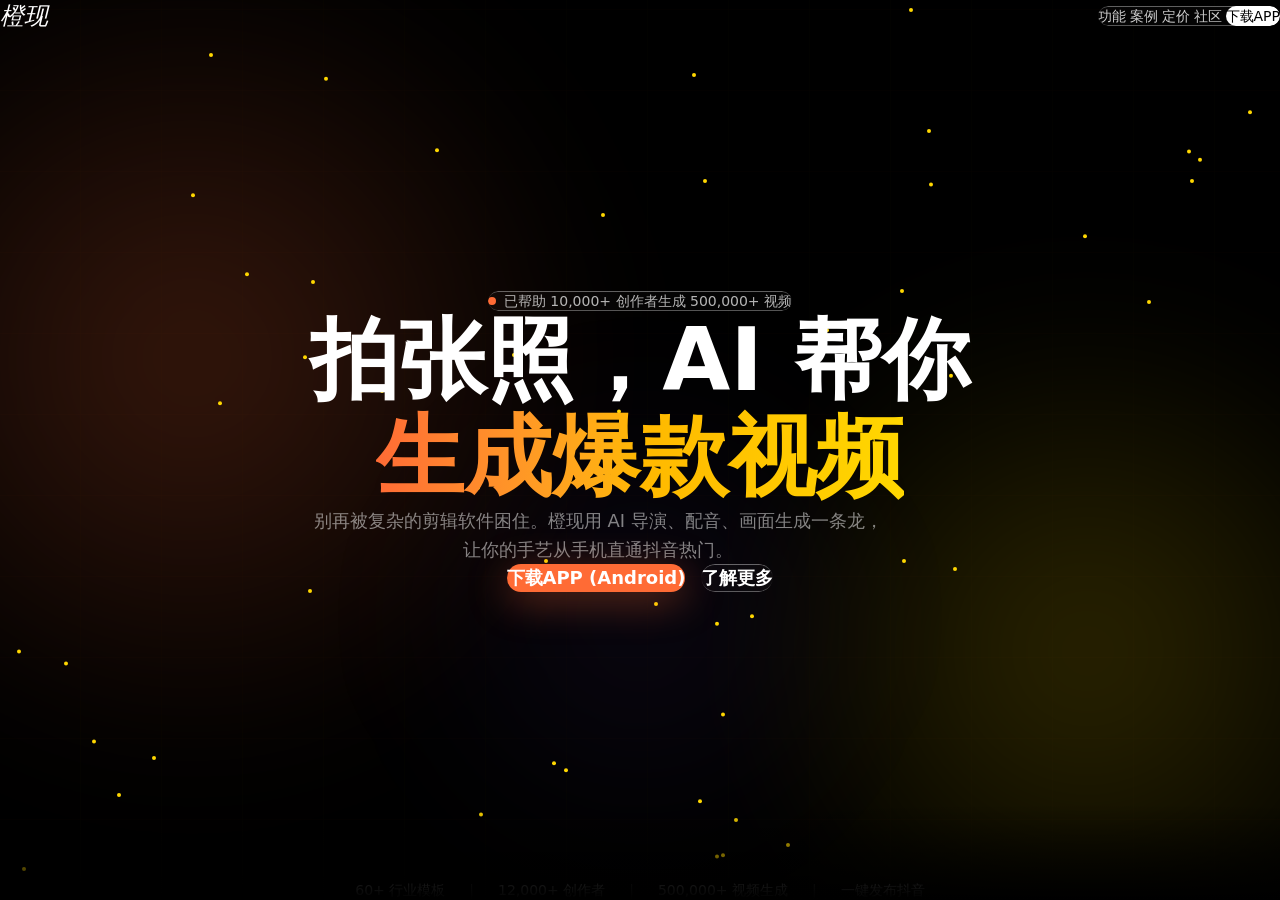
<file: index.html>
<!doctype html>
<html lang="zh-CN">
  <head>
    <meta charset="UTF-8" />
    <meta name="viewport" content="width=device-width, initial-scale=1.0, maximum-scale=1.0, user-scalable=no" />
    <title>橙现 — 拍张照，AI帮你生成爆款视频</title>
    <meta name="description" content="拍张照+录句话→AI自动生成爆款视频。从手机到抖音，一步都不用多走。" />
    <script type="module" crossorigin src="/assets/index-DAN-Uns0.js"></script>
    <link rel="stylesheet" crossorigin href="/assets/index-BzjfJZVO.css">
  </head>
  <body class="bg-black text-white">
    <div id="root"></div>
  </body>
</html>
</file>
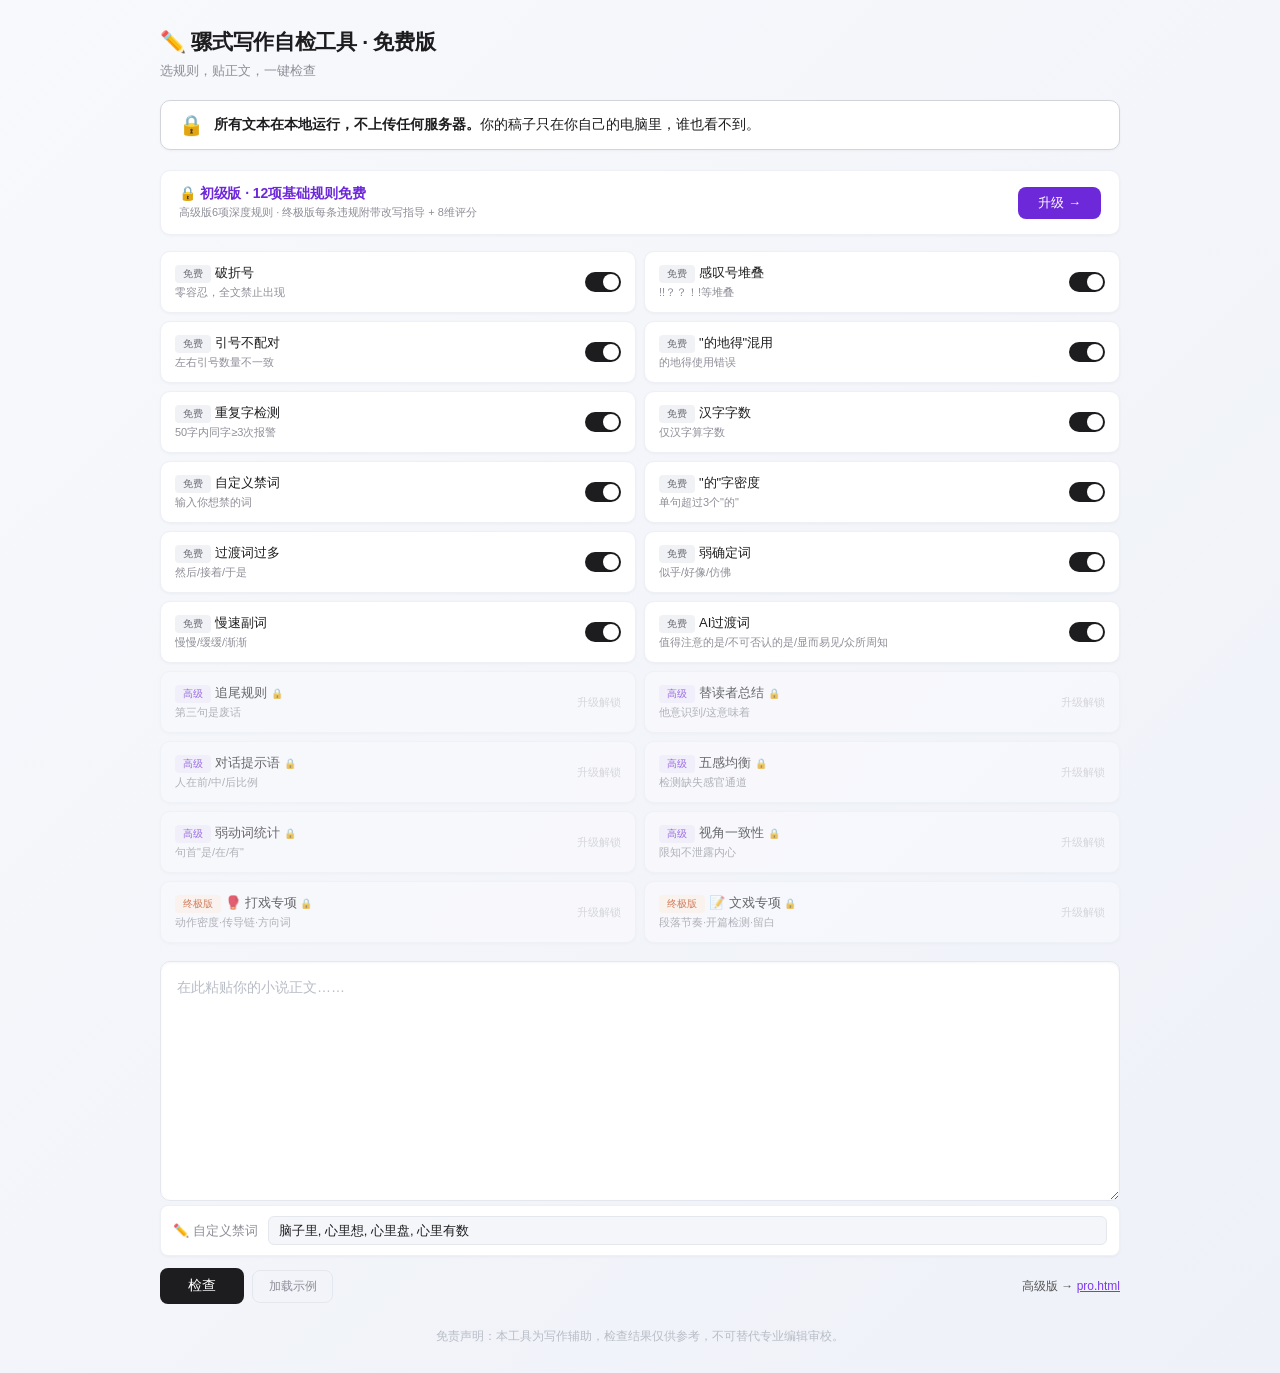
<file: free.html>
<!DOCTYPE html>
<html lang="zh-CN">
<head>
<meta charset="UTF-8">
<meta name="viewport" content="width=device-width, initial-scale=1.0, maximum-scale=1.0, user-scalable=no">
<title>骡式写作自检工具 · 免费版</title>
<style>
*{margin:0;padding:0;box-sizing:border-box}
body{font-family:-apple-system,'Microsoft YaHei',sans-serif;background:linear-gradient(135deg,#f8f9fc 0%,#eef1f8 100%);color:#1d1d1f;padding:28px;min-height:100vh}
h1{font-size:21px;color:#1d1d1f;font-weight:600;letter-spacing:-.3px}
.sub{color:#8e8e98;font-size:13px;margin:6px 0 20px}
.container{max-width:960px;margin:0 auto}
.rule-pool{display:grid;grid-template-columns:1fr 1fr;gap:8px;margin-bottom:18px}
.rule-item{background:#fff;border-radius:10px;padding:12px 14px;display:flex;align-items:center;justify-content:space-between;border:1px solid #edf0f5;transition:all .2s;box-shadow:0 1px 3px rgba(0,0,0,.04)}
.rule-item:hover{border-color:#d4d9e3;box-shadow:0 2px 8px rgba(0,0,0,.06);transform:translateY(-1px)}
.rule-item .info{flex:1}
.rule-item .name{font-size:13px;color:#1d1d1f;font-weight:500}
.rule-item .desc{font-size:11px;color:#8e8e98;margin-top:2px}
.switch{position:relative;width:36px;height:20px;flex-shrink:0}
.switch input{opacity:0;width:0;height:0}
.switch .slider{position:absolute;cursor:pointer;inset:0;background:#d4d9e3;border-radius:20px;transition:.25s}
.switch .slider::before{content:'';position:absolute;height:16px;width:16px;left:2px;bottom:2px;background:#fff;border-radius:50%;transition:.25s;box-shadow:0 1px 3px rgba(0,0,0,.15)}
.switch input:checked+.slider{background:#1d1d1f}
.switch input:checked+.slider::before{transform:translateX(16px)}
textarea{width:100%;height:240px;background:#fff;color:#1d1d1f;border:1px solid #e4e8ee;border-radius:10px;padding:14px 16px;font-size:14px;line-height:1.7;font-family:inherit;resize:vertical;transition:border-color .25s;box-shadow:inset 0 1px 3px rgba(0,0,0,.04)}
textarea:focus{outline:none;border-color:#1d1d1f;box-shadow:inset 0 1px 3px rgba(0,0,0,.04),0 0 0 3px rgba(0,0,0,.06)}
textarea::placeholder{color:#b8bcc6}
.toolbar{display:flex;gap:8px;align-items:center;flex-wrap:wrap;margin:12px 0}
.btn{background:#1d1d1f;color:#fff;border:none;padding:9px 28px;border-radius:8px;font-size:14px;cursor:pointer;transition:all .2s;font-weight:500;letter-spacing:-.1px}
.btn:hover{background:#2d2d2f;transform:translateY(-1px);box-shadow:0 4px 12px rgba(0,0,0,.15)}
.btn:active{transform:translateY(0);box-shadow:0 1px 3px rgba(0,0,0,.1)}
.btn-sm{padding:7px 16px;font-size:12px}
.btn-ghost{background:transparent;border:1px solid #e4e8ee;color:#8e8e98}
.btn-ghost:hover{background:#fff;border-color:#d4d9e3;color:#1d1d1f}
.results{margin-top:24px}
.section{background:#fff;border-radius:10px;padding:16px 18px;margin-bottom:10px;border:1px solid #edf0f5;box-shadow:0 1px 3px rgba(0,0,0,.04)}
.section h3{font-size:13px;margin-bottom:10px;color:#1d1d1f;display:flex;align-items:center;gap:6px;font-weight:600;letter-spacing:-.1px}
.pass{color:#30d158}
.fail{color:#ff453a}
.warn{color:#ff9f0a}
.counter{font-size:12px;color:#8e8e98;line-height:1.5}
.item{padding:5px 0;border-bottom:1px solid #f4f5f8;font-size:12px;display:flex;gap:6px;align-items:baseline}
.item:last-child{border:0}
.line-num{color:#c7c7cc;font-size:11px;min-width:28px;font-variant-numeric:tabular-nums}
.ctx{color:#8e8e98;word-break:break-all}
.upgrade-bar{background:#fff;border:1px solid #edf0f5;border-radius:10px;padding:14px 18px;display:flex;justify-content:space-between;align-items:center;flex-wrap:wrap;gap:10px;margin-bottom:16px;box-shadow:0 1px 3px rgba(0,0,0,.04);transition:all .2s}
.upgrade-bar:hover{border-color:#d4d9e3;box-shadow:0 2px 8px rgba(0,0,0,.06)}
.upgrade-bar .left .title{font-size:14px;color:#6d28d9;font-weight:600;letter-spacing:-.1px}
.upgrade-bar .left .hint{font-size:11px;color:#8e8e98;margin-top:2px}
.upgrade-bar .right{flex-shrink:0}
.upgrade-bar .ubtn{background:#6d28d9;color:#fff;border:none;padding:7px 20px;border-radius:8px;font-size:13px;cursor:pointer;text-decoration:none;display:inline-block;transition:all .2s;font-weight:500}
.upgrade-bar .ubtn:hover{transform:translateY(-1px);box-shadow:0 4px 12px rgba(109,40,217,.3)}
.footer{margin-top:24px;text-align:center;color:#b8bcc6;font-size:12px}
.priority{display:inline-block;font-size:10px;padding:2px 8px;border-radius:4px;margin-right:4px;font-weight:500}
.pri-free{background:#f1f2f6;color:#6e6e78}
.pri-deep{background:#f0ecfa;color:#6d28d9}
.pri-vip{background:#fef1e8;color:#c2410c}
.rule-item.locked{opacity:.65;background:#fafafe;cursor:default}
.rule-item.locked:hover{border-color:#edf0f5;transform:none;box-shadow:0 1px 3px rgba(0,0,0,.04)}
/* ===== 响应式：手机适配 ===== */
@media(max-width:640px){
  body{padding:14px}
  h1{font-size:18px}
  .sub{font-size:12px;margin-bottom:14px}
  .rule-pool{grid-template-columns:1fr}
  .rule-item{padding:10px 12px}
  .rule-item .name{font-size:12px}
  .rule-item .desc{font-size:10px}
  textarea{height:180px;padding:12px 14px;font-size:15px}
  textarea::placeholder{font-size:13px}
  .toolbar{gap:6px;margin:10px 0}
  .toolbar .btn{flex:1;text-align:center;padding:11px 12px;font-size:14px;min-height:44px}
  .toolbar .btn-sm{flex:0;padding:11px 14px;font-size:13px;min-height:44px}
  .toolbar span{width:100%;text-align:center;margin:6px 0 0 !important}
  .section{padding:12px 14px}
  .section h3{font-size:12px}
  .item{font-size:11px}
  .counter{font-size:11px}
  .upgrade-bar{padding:12px 14px}
  .upgrade-bar .left .title{font-size:13px}
  .upgrade-bar .left .hint{font-size:10px}
  .upgrade-bar .ubtn{padding:9px 18px;font-size:13px;min-height:40px}
  .footer{font-size:11px;margin-top:18px}
}
</style>
</head>
<body>
<div class="container">
<h1>✏️ 骡式写作自检工具 · 免费版</h1>
<p class="sub">选规则，贴正文，一键检查</p>

<div style="background:#fff;border:1px solid #d1d5db;border-radius:10px;padding:12px 18px;margin-bottom:20px;display:flex;align-items:center;gap:10px;font-size:14px;box-shadow:0 1px 3px rgba(0,0,0,.04)">
  <span style="font-size:20px">🔒</span>
  <span><strong>所有文本在本地运行，不上传任何服务器。</strong>你的稿子只在你自己的电脑里，谁也看不到。</span>
</div>

<div class="upgrade-bar">
  <div class="left">
    <div class="title">🔒 初级版 · 12项基础规则免费</div>
    <div class="hint">高级版6项深度规则 · 终极版每条违规附带改写指导 + 8维评分</div>
  </div>
  <div class="right">
    <a class="ubtn" href="shop.html">升级 →</a>
  </div>
</div>

<div class="rule-pool" id="rulePool"></div>

<textarea id="input" placeholder="在此粘贴你的小说正文……"></textarea>

<div class="toolbar">
  <button class="btn" onclick="run()">检查</button>
  <button class="btn btn-sm btn-ghost" onclick="demo()">加载示例</button>
  <span style="font-size:12px;color:#555;margin-left:auto">高级版 → <a href="pro.html" style="color:#7c3aed">pro.html</a></span>
</div>

<div class="results" id="results" style="display:none"></div>
<div class="footer">免责声明：本工具为写作辅助，检查结果仅供参考，不可替代专业编辑审校。</div>
</div>

<script>
var rules=[
  {id:'dash',n:'破折号',d:'零容忍，全文禁止出现',l:'free'},
  {id:'excl',n:'感叹号堆叠',d:'!!？？！!等堆叠',l:'free'},
  {id:'quote',n:'引号不配对',d:'左右引号数量不一致',l:'free'},
  {id:'dedede',n:'"的地得"混用',d:'的地得使用错误',l:'free'},
  {id:'repeatchar',n:'重复字检测',d:'50字内同字≥3次报警',l:'free'},
  {id:'wc',n:'汉字字数',d:'仅汉字算字数',l:'free'},
  {id:'custom',n:'自定义禁词',d:'输入你想禁的词',l:'free'},
  {id:'de',n:'"的"字密度',d:'单句超过3个"的"',l:'free'},
  {id:'ranhou',n:'过渡词过多',d:'然后/接着/于是',l:'free'},
  {id:'haoxiang',n:'弱确定词',d:'似乎/好像/仿佛',l:'free'},
  {id:'manman',n:'慢速副词',d:'慢慢/缓缓/渐渐',l:'free'},
  {id:'aiwords',n:'AI过渡词',d:'值得注意的是/不可否认的是/显而易见/众所周知',l:'free'},
  {id:'tail',n:'追尾规则',d:'第三句是废话',l:'deep'},
  {id:'summary',n:'替读者总结',d:'他意识到/这意味着',l:'deep'},
  {id:'dialogue',n:'对话提示语',d:'人在前/中/后比例',l:'deep'},
  {id:'senses',n:'五感均衡',d:'检测缺失感官通道',l:'deep'},
  {id:'weakverb',n:'弱动词统计',d:'句首"是/在/有"',l:'deep'},
  {id:'pov',n:'视角一致性',d:'限知不泄露内心',l:'deep'},
  {id:'fight',n:'🥊 打戏专项',d:'动作密度·传导链·方向词',l:'vip'},
  {id:'write',n:'📝 文戏专项',d:'段落节奏·开篇检测·留白',l:'vip'},
];
var lbs={free:'<span class="priority pri-free">免费</span>',deep:'<span class="priority pri-deep">高级</span>',vip:'<span class="priority pri-vip">终极版</span>'};
var tips={
  dash:'成熟的网文写手不会在正文里用破折号。换逗号或者句号，节奏反而更紧。',
  excl:'两个感叹号不会让情绪加倍。真正愤怒的人声音是压低的，不是提高的。沉默比喊叫更有重量。',
};

function render(){
  document.getElementById('rulePool').innerHTML=rules.map(function(r){var can=r.l==='free';return'<div class="rule-item'+(can?'':' locked')+'"><div class="info"><div class="name">'+lbs[r.l]+r.n+(can?'':' <span style="font-size:10px;color:#c7c7cc">🔒</span>')+'</div><div class="desc">'+r.d+'</div></div>'+(can?'<label class="switch"><input type="checkbox" id="chk_'+r.id+'" checked onchange="tg(\''+r.id+'\',this.checked)"><span class="slider"></span></label>':'<span style="font-size:11px;color:#c7c7cc">升级解锁</span>')+'</div>';}).join('');
}
function tg(id,ch){var r=rules.find(function(x){return x.id===id});if(r)r.enabled=ch}
function eh(s){return s.replace(/&/g,'&amp;').replace(/</g,'&lt;').replace(/>/g,'&gt;')}

function demo(){
  document.getElementById('input').value='## 第一章 · 示例\n\n沈森趴在一截断墙后面，呼吸压得极慢。他的手指在颤抖。他猛地听到身后传来一阵脚步声——不是一个人，是三个人的。他脑子里闪过一个念头：完了。\n\n他心里盘算着下一步该怎么办，像被什么东西拽住了一样。\n\n就在这时，一个人影冲了出来！！\n\n沈森意识到自己已经没有退路了。他握着那根铁管，心想这一下必须打中要害才行。那个动作不是攻击，是试探。';
  setTimeout(run,100);
}

function run(){
  var t=document.getElementById('input').value;
  if(!t.trim())return alert('请粘贴正文');
  if(t.length>3300)return alert('免费版每次最多检查3300字，当前 '+t.length+' 字');
  var d=new Date().toDateString(),sk='luo_free_check';
  var rec=JSON.parse(localStorage.getItem(sk)||'{}');
  if(rec.d!==d){rec.d=d;rec.n=0}
  if(rec.n>=3)return alert('😅 免费版每天只能检查3次，明天再来吧\n\n升级高级版/终极版不限次数 → shop.html');
  rec.n++;localStorage.setItem(sk,JSON.stringify(rec));
  var ls=t.split('\n'),el=document.getElementById('results');
  el.style.display='block';var html='';
  var en=rules.filter(function(r){return r.enabled}).map(function(r){return r.id});

  if(en.indexOf('dash')!==-1){
    var is=[];ls.forEach(function(l,i){var x=0;while((x=l.indexOf('——',x))!==-1){var s=Math.max(0,x-6),e=Math.min(l.length,x+10);is.push({l:i+1,c:(s>0?'…':'')+l.substring(s,e)+(e<l.length?'…':'')});x+=2}});
    html+='<div class="section"><h3>📏破折号（提醒） '+(is.length===0?'<span class="pass">✓</span>':'<span class="warn">⚠'+is.length+'处</span>')+'</h3>'+is.map(function(d){return '<div class="item"><span class="line-num">L'+d.l+'</span><span class="ctx">'+eh(d.c)+'</span></div>';}).join('')+(is.length?'<div class="counter" style="margin-top:6px;color:#fbbf24">💡 '+tips.dash+'</div>':'')+'</div>';
  }

  if(en.indexOf('excl')!==-1){
    var is=[];var re=/!!|\?\?|！{2,}|？{2,}/g;
    ls.forEach(function(l,i){var m;while((m=re.exec(l))!==null){var s=Math.max(0,m.index-4),e=Math.min(l.length,m.index+m[0].length+4);is.push({l:i+1,c:(s>0?'…':'')+l.substring(s,e)+(e<l.length?'…':'')})}});
    html+='<div class="section"><h3>📏感叹号（提醒） '+(is.length===0?'<span class="pass">✓</span>':'<span class="warn">⚠'+is.length+'处</span>')+'</h3>'+is.map(function(d){return '<div class="item"><span class="line-num">L'+d.l+'</span><span class="ctx">'+eh(d.c)+'</span></div>';}).join('')+(is.length?'<div class="counter" style="margin-top:6px;color:#fbbf24">💡 '+tips.excl+'</div>':'')+'</div>';
  }

  if(en.indexOf('quote')!==-1){var lq=(t.match(/[\"「『]/g)||[]).length,rq=(t.match(/[\"」』]/g)||[]).length;var d=Math.abs(lq-rq);html+='<div class="section"><h3>📏引号（提醒）</h3><div class="counter">左引号 '+lq+' · 右引号 '+rq+(d>0?' <span class="warn">⚠ 差 '+d+'</span>':' <span class="pass">✓ 配对</span>')+'</div></div>';}

  if(en.indexOf('repeatchar')!==-1){
    var rc=t.match(/[一-鿿]/g)||[];var is=[];
    for(var i=0;i<rc.length-50;i++){var sl=rc.slice(i,i+50),f={};sl.forEach(function(c){f[c]=(f[c]||0)+1});Object.keys(f).forEach(function(c){if(f[c]>=3&&!is.some(function(x){return x.c===c&&Math.abs(x.i-i)<30}))is.push({c:c,count:f[c],i:i})})};
    html+='<div class="section"><h3>📏用字重复</h3><div class="counter">共'+is.length+'种字符高频重复</div>'+is.slice(0,8).map(function(d){return '<div class="item"><span style="color:#fbbf24">【'+d.c+'×'+d.count+'】</span><span class="ctx">附近50字内出现'+d.count+'次</span></div>';}).join('')+'</div>';
  }

  if(en.indexOf('wc')!==-1){
    var han=(t.match(/[一-鿿]/g)||[]).length;
    html+='<div class="section"><h3>📏汉字字数</h3><div class="counter">'+han+'字</div></div>';
  }

  if(en.indexOf('custom')!==-1){
    var raw=document.getElementById('cst')?document.getElementById('cst').value.trim():'';
    if(raw){var ws=raw.split(/[,，、\s]+/).filter(function(w){return w});if(ws.length>0){var is=[];
      ls.forEach(function(l,i){ws.forEach(function(w){var x=0;while((x=l.indexOf(w,x))!==-1){var s=Math.max(0,x-4),e=Math.min(l.length,x+w.length+4);is.push({l:i+1,w:w,c:(s>0?'…':'')+l.substring(s,e)+(e<l.length?'…':'')});x+=w.length}})});
      html+='<div class="section"><h3>📏自定义禁词 '+(is.length===0?'<span class="pass">✓未出现</span>':'<span class="warn">⚠'+is.length+'处</span>')+'</h3>'+is.slice(0,8).map(function(d){return '<div class="item"><span class="line-num">L'+d.l+'</span><span style="color:#fbbf24">【'+d.w+'】</span><span class="ctx">'+eh(d.c)+'</span></div>';}).join('')+'</div>';
    }}
  }

  el.innerHTML=html;
  var te=0;el.innerHTML+='<div class="section" style="border-left:4px solid '+(te===0?'#4ade80':'#e94560')+'"><h3>📊 检查完成</h3><div class="counter">共发现<strong>'+te+'</strong>处问题</div></div>';el.scrollIntoView({behavior:'smooth',block:'start'});
}

(function(){var tb=document.querySelector('.toolbar');var d=document.createElement('div');d.style.cssText='width:100%;background:#fff;border:1px solid #edf0f5;border-radius:8px;padding:10px 12px;display:flex;align-items:center;gap:10px;margin-bottom:10px;box-shadow:0 1px 3px rgba(0,0,0,.04)';d.innerHTML='<span style="font-size:13px;color:#8e8e98">✏️ 自定义禁词</span><input type="text" id="cst" value="脑子里, 心里想, 心里盘, 心里有数" placeholder="用逗号隔开" style="flex:1;min-width:120px;background:#f5f6f9;border:1px solid #e4e8ee;border-radius:6px;padding:6px 10px;color:#1d1d1f;font-size:13px">';document.querySelector('.toolbar').before(d)})();

rules.forEach(function(r){r.enabled=true});
render();
</script>
</body>
</html>
</file>
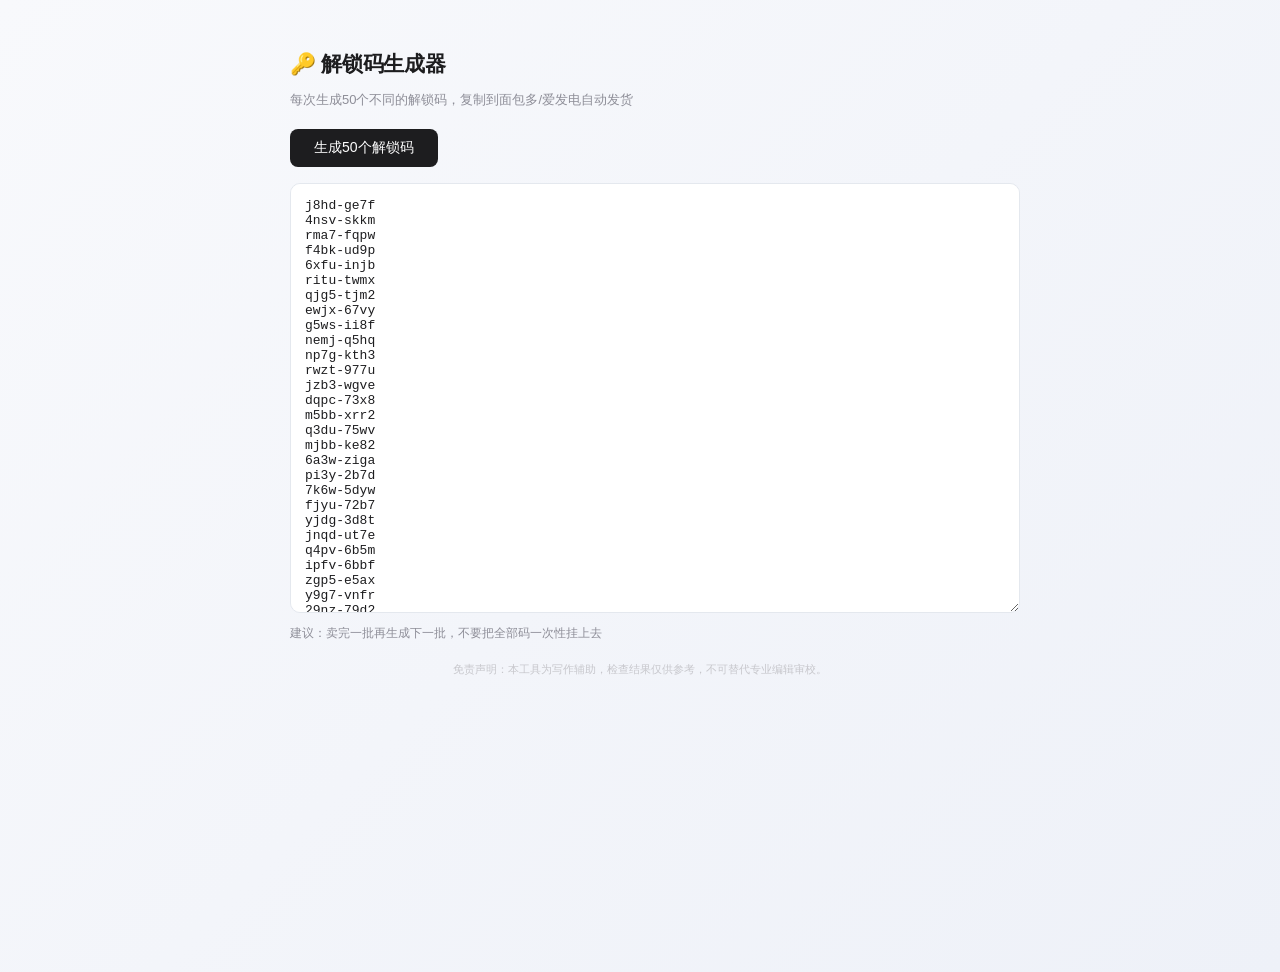
<file: generator.html>
<!DOCTYPE html>
<html lang="zh-CN">
<head>
<meta charset="UTF-8">
<meta name="viewport" content="width=device-width, initial-scale=1.0, maximum-scale=1.0, user-scalable=no">
<title>解锁码生成器</title>
<style>
body{font-family:Inter,'Microsoft YaHei',-apple-system,sans-serif;background:linear-gradient(135deg,#f8f9fc 0%,#eef1f8 100%);color:#1d1d1f;padding:28px;min-height:100vh}
.container{max-width:700px;margin:0 auto}
h1{font-size:21px;font-weight:600;letter-spacing:-.3px;margin-bottom:4px}
.sub{color:#8e8e98;font-size:13px;margin-bottom:20px}
.btn{background:#1d1d1f;color:#fff;border:none;padding:10px 24px;border-radius:8px;font-size:14px;cursor:pointer;transition:all .2s;font-weight:500}
.btn:hover{transform:translateY(-1px);box-shadow:0 4px 12px rgba(0,0,0,.15)}
textarea{width:100%;height:400px;background:#fff;color:#1d1d1f;border:1px solid #e4e8ee;border-radius:10px;padding:14px;font-size:13px;font-family:monospace;margin-top:16px;resize:vertical;transition:border-color .2s}
textarea:focus{outline:none;border-color:#1d1d1f;box-shadow:0 0 0 3px rgba(0,0,0,.06)}
.hint{font-size:12px;color:#8e8e98;margin-top:8px}
/* ===== 响应式：手机适配 ===== */
@media(max-width:640px){
  body{padding:14px}
  h1{font-size:18px}
  .sub{font-size:12px}
  .btn{width:100%;padding:11px;font-size:14px;min-height:44px}
  textarea{height:250px;font-size:12px;padding:10px}
  .hint{font-size:11px}
}
</style>
</head>
<body>
<div class="container">
<h1>🔑 解锁码生成器</h1>
<p class="sub">每次生成50个不同的解锁码，复制到面包多/爱发电自动发货</p>
<button class="btn" onclick="gen()">生成50个解锁码</button>
<textarea id="out" readonly placeholder="点击按钮生成解锁码……"></textarea>
<div class="hint">建议：卖完一批再生成下一批，不要把全部码一次性挂上去</div>
<div style="text-align:center;color:#c7c7cc;font-size:11px;margin-top:20px">免责声明：本工具为写作辅助，检查结果仅供参考，不可替代专业编辑审校。</div>
</div>
<script>
function gen(){const n=50,out=[],ch='abcdefghijkmnpqrstuvwxyz23456789';for(let i=0;i<n;i++){let s='';for(let j=0;j<7;j++)s+=ch[Math.floor(Math.random()*ch.length)];let sum=0;for(let j=0;j<7;j++)sum+=s.charCodeAt(j);s+=ch[sum%31];out.push(s.slice(0,4)+'-'+s.slice(4))}document.getElementById('out').value=out.join('\n')}
gen();
</script>
</body>
</html>
</file>
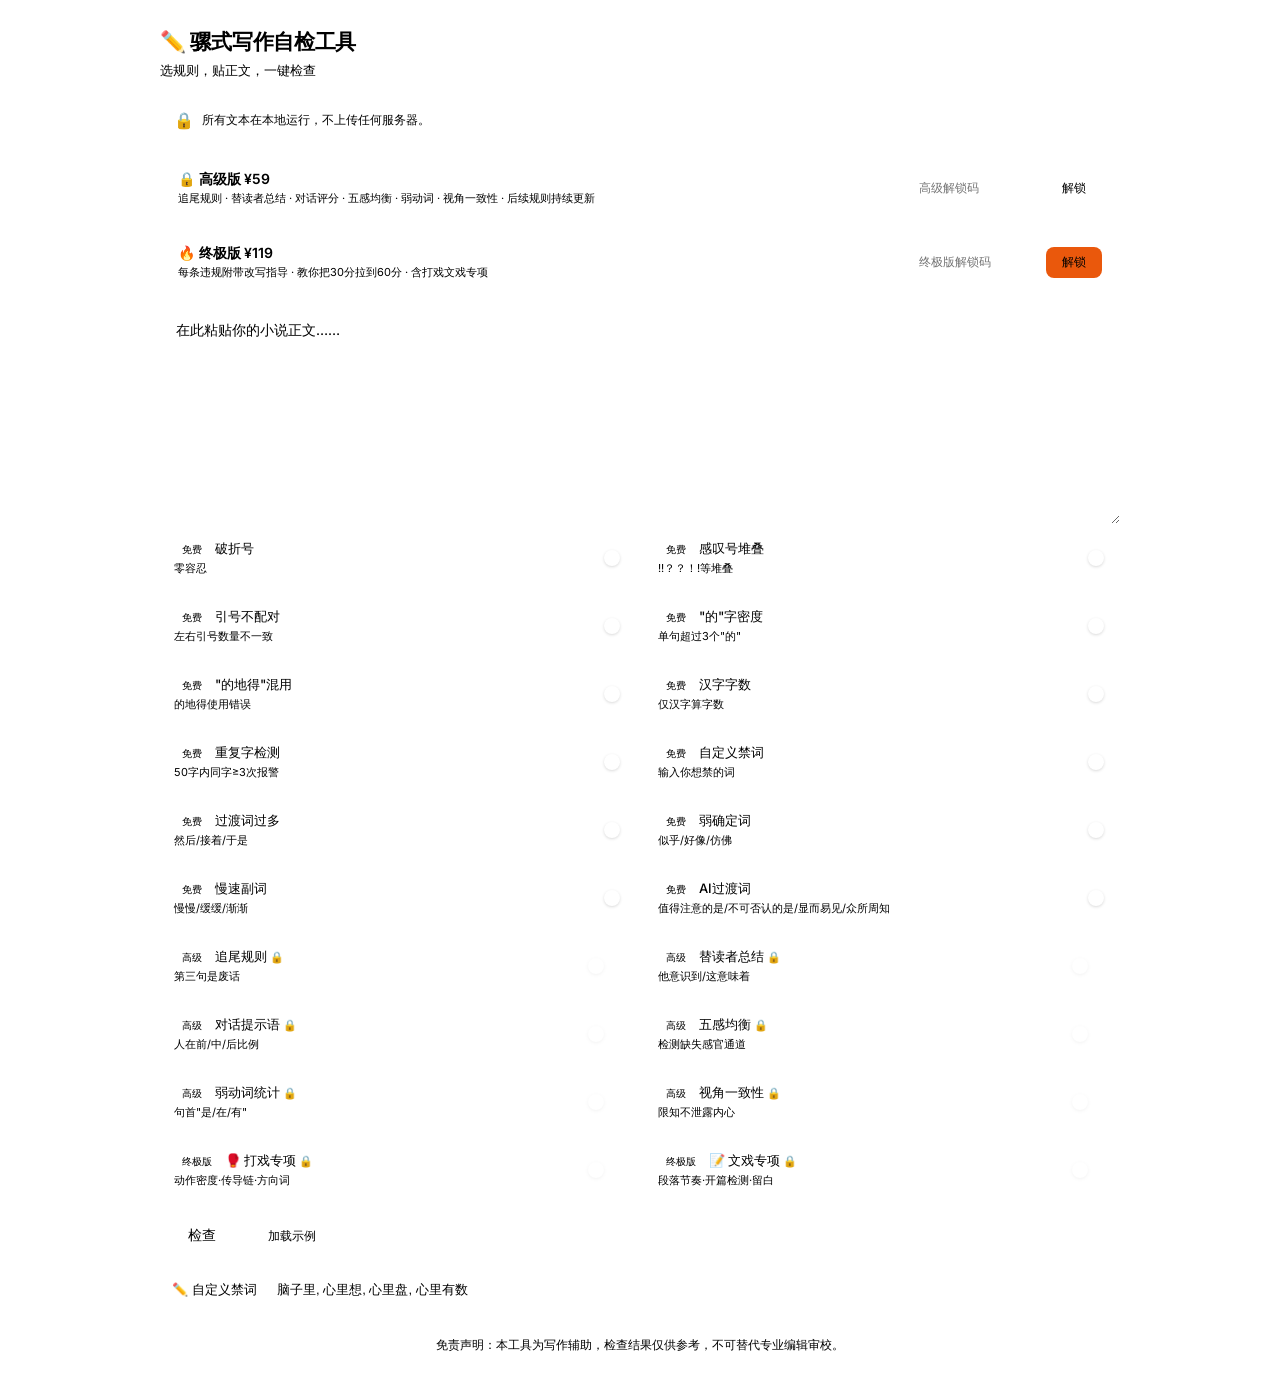
<file: pro.html>
<!DOCTYPE html>
<html lang="zh-CN">
<head>
<meta charset="UTF-8">
<meta name="viewport" content="width=device-width, initial-scale=1.0, maximum-scale=1.0, user-scalable=no">
<title>骡式写作自检工具</title>
<style>
@import url('https://fonts.googleapis.com/css2?family=Inter:opsz@14..32&display=swap');
*{margin:0;padding:0;box-sizing:border-box}
body{font-family:Inter,'Microsoft YaHei',-apple-system,sans-serif;padding:28px;min-height:100vh;transition:background .4s,color .3s}
[data-theme=minimal]{--bg:linear-gradient(135deg,#f8f9fc 0%,#eef1f8 100%);--card-bg:#fff;--card-border:#edf0f5;--text:#1d1d1f;--text2:#8e8e98;--text3:#b8bcc6;--btn-bg:#1d1d1f;--accent:#6d28d9;--danger:#ff453a;--success:#30d158;--warn:#ff9f0a;--shadow:rgba(0,0,0,.04);--shadow-h:rgba(0,0,0,.15);--locked:#fafafe;--sec:#fff;--ta:#fff;--tab:#e4e8ee;--code:#f5f6f9;--pfree:#f1f2f6;--pfreec:#6e6e78;--pdeep:#f0ecfa;--pdeepc:#6d28d9;--pvip:#fef1e8;--pvipc:#c2410c;--rw:#f8f9fc;--fg:#fafbff}
[data-theme=aurora]{--bg:radial-gradient(ellipse at 50% 0,#1a1a3e,#0f0f23);--card-bg:rgba(22,33,62,.85);--card-border:rgba(255,255,255,.08);--text:#e0e0e0;--text2:#888;--text3:#555;--btn-bg:#7c3aed;--accent:#a78bfa;--danger:#e94560;--success:#4ade80;--warn:#fbbf24;--shadow:rgba(0,0,0,.2);--shadow-h:rgba(124,58,237,.3);--locked:rgba(22,33,62,.5);--sec:rgba(22,33,62,.85);--ta:rgba(22,33,62,.75);--tab:rgba(255,255,255,.1);--code:rgba(0,0,0,.3);--pfree:rgba(30,58,95,.6);--pfreec:#93c5fd;--pdeep:rgba(59,31,110,.6);--pdeepc:#c4b5fd;--pvip:rgba(124,61,18,.6);--pvipc:#fdba74;--rw:rgba(30,41,59,.7);--fg:rgba(28,25,23,.85)}
[data-theme=neon]{--bg:#0a0a0f;--card-bg:#12121a;--card-border:rgba(0,255,255,.15);--text:#e0f0f0;--text2:#7aa;--text3:#456;--btn-bg:#00ffcc;--accent:#00ffcc;--danger:#ff3366;--success:#00ff88;--warn:#ffbb00;--shadow:rgba(0,255,255,.05);--shadow-h:rgba(0,255,255,.2);--locked:#0d0d15;--sec:#12121a;--ta:#0d0d15;--tab:rgba(0,255,255,.12);--code:#0d0d15;--pfree:rgba(0,255,200,.08);--pfreec:#0ec;--pdeep:rgba(100,0,255,.12);--pdeepc:#a7f;--pvip:rgba(255,50,100,.1);--pvipc:#f46;--rw:#0d0d15;--fg:#0d0d15}
[data-theme=warm]{--bg:linear-gradient(135deg,#fef9f0 0%,#fdf2e2 100%);--card-bg:#fffcf5;--card-border:#f0e6d6;--text:#3d3229;--text2:#8f7d6a;--text3:#c4b5a5;--btn-bg:#c6512e;--accent:#c6512e;--danger:#c0392b;--success:#27ae60;--warn:#f39c12;--shadow:rgba(0,0,0,.04);--shadow-h:rgba(198,81,46,.15);--locked:#fdf6ed;--sec:#fffcf5;--ta:#fffcf5;--tab:#f0e6d6;--code:#fdf6ed;--pfree:#f5ede4;--pfreec:#7d6b58;--pdeep:#f0e6dc;--pdeepc:#c6512e;--pvip:#fce8d8;--pvipc:#b04422;--rw:#fdf6ed;--fg:#fffcf5}
[data-theme=forest]{--bg:linear-gradient(135deg,#0f1a12 0%,#1a2e1f 100%);--card-bg:rgba(26,46,31,.9);--card-border:rgba(100,180,120,.12);--text:#d0e8d4;--text2:#7aad83;--text3:#3d6b47;--btn-bg:#4a9e5a;--accent:#6fbf7f;--danger:#e05050;--success:#5ac06a;--warn:#e0b040;--shadow:rgba(0,0,0,.2);--shadow-h:rgba(74,158,90,.25);--locked:rgba(26,46,31,.7);--sec:rgba(26,46,31,.9);--ta:rgba(15,26,18,.8);--tab:rgba(100,180,120,.1);--code:rgba(15,26,18,.8);--pfree:rgba(74,158,90,.15);--pfreec:#7fcc8f;--pdeep:rgba(100,140,200,.12);--pdeepc:#8fc4f0;--pvip:rgba(200,150,60,.12);--pvipc:#e8c050;--rw:rgba(15,26,18,.7);--fg:rgba(26,46,31,.9)}
body{background:var(--bg);color:var(--text)}
h1{font-size:21px;color:var(--text);font-weight:600;letter-spacing:-.3px}
.sub{color:var(--text2);font-size:13px;margin:6px 0 20px}
.container{max-width:960px;margin:0 auto}
.rule-pool{display:grid;grid-template-columns:1fr 1fr;gap:8px;margin-bottom:18px}
.rule-item{background:var(--card-bg);border-radius:10px;padding:12px 14px;display:flex;align-items:center;justify-content:space-between;border:1px solid var(--card-border);transition:all .2s;box-shadow:0 1px 3px var(--shadow)}
.rule-item:hover{box-shadow:0 2px 8px var(--shadow);transform:translateY(-1px)}
.rule-item .info{flex:1}
.rule-item .name{font-size:13px;color:var(--text);font-weight:500}
.rule-item .desc{font-size:11px;color:var(--text2);margin-top:2px}
.switch{position:relative;width:36px;height:20px;flex-shrink:0}
.switch input{opacity:0;width:0;height:0}
.switch .slider{position:absolute;cursor:pointer;inset:0;background:var(--text3);border-radius:20px;transition:.25s}
.switch .slider::before{content:'';position:absolute;height:16px;width:16px;left:2px;bottom:2px;background:var(--card-bg);border-radius:50%;transition:.25s;box-shadow:0 1px 3px rgba(0,0,0,.15)}
.switch input:checked+.slider{background:var(--btn-bg)}
.switch input:checked+.slider::before{transform:translateX(16px)}
.switch input:disabled+.slider{opacity:.3;cursor:not-allowed}
textarea{width:100%;height:220px;background:var(--ta);color:var(--text);border:1px solid var(--tab);border-radius:10px;padding:14px 16px;font-size:14px;line-height:1.7;font-family:inherit;resize:vertical;transition:border-color .25s;box-shadow:inset 0 1px 3px var(--shadow)}
textarea:focus{outline:none;border-color:var(--btn-bg);box-shadow:inset 0 1px 3px var(--shadow),0 0 0 3px rgba(100,100,100,.1)}
textarea::placeholder{color:var(--text3)}
.toolbar{display:flex;gap:8px;align-items:center;flex-wrap:wrap;margin:12px 0}
.btn{background:var(--btn-bg);color:var(--card-bg);border:none;padding:9px 28px;border-radius:8px;font-size:14px;cursor:pointer;transition:all .2s;font-weight:500;letter-spacing:-.1px}
.btn:hover{transform:translateY(-1px);box-shadow:0 4px 12px var(--shadow-h)}
.btn:active{transform:translateY(0);box-shadow:0 1px 3px var(--shadow)}
.btn-sm{padding:7px 16px;font-size:12px}
.btn-ghost{background:transparent;border:1px solid var(--card-border);color:var(--text2)}
.btn-ghost:hover{background:var(--card-bg);border-color:var(--card-border);color:var(--text)}
.results{margin-top:24px}
.section{background:var(--sec);border-radius:10px;padding:16px 18px;margin-bottom:10px;border:1px solid var(--card-border);box-shadow:0 1px 3px var(--shadow)}
.section h3{font-size:13px;margin-bottom:10px;color:var(--text);display:flex;align-items:center;gap:6px;font-weight:600;letter-spacing:-.1px}
.pass{color:var(--success)}
.fail{color:var(--danger)}
.warn{color:var(--warn)}
.counter{font-size:12px;color:var(--text2);line-height:1.5}
.item{padding:5px 0;border-bottom:1px solid rgba(100,100,100,.06);font-size:12px;display:flex;gap:6px;align-items:baseline}
.item:last-child{border:0}
.line-num{color:var(--text3);font-size:11px;min-width:28px;font-variant-numeric:tabular-nums}
.ctx{color:var(--text2);word-break:break-all}
.unlock-bar{background:var(--card-bg);border:1px solid var(--card-border);border-radius:10px;padding:14px 18px;display:flex;justify-content:space-between;align-items:center;flex-wrap:wrap;gap:10px;margin-bottom:10px;box-shadow:0 1px 3px var(--shadow);transition:all .2s}
.unlock-bar:hover{border-color:var(--card-border);box-shadow:0 2px 8px var(--shadow)}
.unlock-bar .left .title{font-size:14px;font-weight:600;cursor:pointer;color:var(--text);letter-spacing:-.1px}
.unlock-bar .left .hint{font-size:11px;color:var(--text2);margin-top:2px}
.unlock-bar .right{display:flex;gap:8px;align-items:center}
.unlock-bar input{background:var(--code);border:1px solid var(--card-border);border-radius:8px;padding:7px 11px;color:var(--text);font-size:12px;width:130px;transition:all .2s}
.unlock-bar input:focus{outline:none;border-color:var(--btn-bg);box-shadow:0 0 0 3px rgba(100,100,100,.08)}
.unlock-bar .ubtn{color:var(--card-bg);border:none;padding:7px 16px;border-radius:8px;font-size:12px;cursor:pointer;transition:all .2s;font-weight:500}
.unlock-bar .ubtn:hover{transform:translateY(-1px);filter:brightness(1.1)}
.unlock-bar .ubtn:active{transform:translateY(0)}
.footer{margin-top:24px;text-align:center;color:var(--text3);font-size:12px}
.priority{display:inline-block;font-size:10px;padding:2px 8px;border-radius:4px;margin-right:5px;font-weight:500}
.pri-free{background:var(--pfree);color:var(--pfreec)}
.pri-deep{background:var(--pdeep);color:var(--pdeepc)}
.pri-vip{background:var(--pvip);color:var(--pvipc)}
.admin-panel{background:var(--card-bg);border-radius:10px;padding:16px;margin-bottom:14px;display:none;border:1px solid var(--card-border);box-shadow:0 1px 3px var(--shadow)}
.admin-panel textarea{height:80px;font-size:11px;font-family:monospace}
.admin-grid{display:grid;grid-template-columns:1fr 1fr;gap:10px}
.fight-card{background:var(--fg);border:1px solid var(--card-border);border-radius:10px;padding:16px;margin-bottom:10px;box-shadow:0 1px 2px var(--shadow)}
.fight-card h4{color:var(--text);font-size:13px;margin-bottom:10px;font-weight:600}
.fight-grid{display:grid;grid-template-columns:1fr 1fr;gap:6px}
.fight-cell{background:var(--card-bg);border:1px solid var(--card-border);border-radius:8px;padding:8px 10px;font-size:12px}
.fight-cell .label{color:var(--text2);font-size:11px}
.fight-cell .val{color:var(--text);margin-top:2px;font-weight:500}
.fight-dir-bar{display:flex;gap:4px;align-items:end;height:28px;margin:10px 0}
.fight-dir-bar .bar{flex:1;border-radius:3px 3px 0 0;min-height:4px;background:var(--text3);position:relative}
.fight-dir-bar .bar-label{position:absolute;bottom:-16px;left:50%;transform:translateX(-50%);font-size:9px;color:var(--text2)}
.tip-box{background:var(--rw);border-left:3px solid var(--danger);border-radius:6px;padding:10px 12px;margin-top:10px;font-size:12px;color:var(--text);line-height:1.5}
.theme-picker{display:flex;gap:16px;flex-wrap:wrap;padding:12px 0 4px 0;align-items:center}
.theme-picker span{font-size:11px;color:var(--text2);margin-right:4px}
.theme-opt{width:36px;height:36px;border-radius:50%;cursor:pointer;border:2px solid transparent;transition:all .2s;position:relative;flex-shrink:0}
.theme-opt:hover{transform:scale(1.2)}
.theme-opt.active{border-color:var(--accent);box-shadow:0 0 0 2px var(--card-bg),0 0 0 4px var(--accent)}
.theme-opt .label{position:absolute;top:40px;left:50%;transform:translateX(-50%);font-size:9px;color:var(--text2);white-space:nowrap;opacity:0;transition:opacity .2s;pointer-events:none}
.theme-opt:hover .label{opacity:1}
.t-minimal{background:linear-gradient(135deg,#f8f9fc,#eef1f8)}
.t-aurora{background:radial-gradient(ellipse at 50% 0,#1a1a3e,#0f0f23)}
.t-neon{background:#0a0a0f}
.t-warm{background:linear-gradient(135deg,#fef9f0,#fdf2e2)}
.t-forest{background:linear-gradient(135deg,#0f1a12,#1a2e1f)}
/* ===== 评分面板 ===== */
.score-section{background:var(--sec);border-radius:14px;padding:22px 24px;margin:16px 0;border:1px solid var(--card-border);box-shadow:0 2px 8px var(--shadow);display:none}
.score-header{display:flex;justify-content:space-between;align-items:center;flex-wrap:wrap;gap:10px;margin-bottom:18px}
.score-header h2{font-size:18px;font-weight:700;letter-spacing:-.3px;margin:0}
.score-badge{display:flex;flex-direction:column;align-items:center;gap:2px}
.score-big{font-size:48px;font-weight:800;line-height:1;letter-spacing:-2px}
.score-grade{font-size:13px;padding:2px 14px;border-radius:20px;font-weight:600}
.grade-S{background:linear-gradient(135deg,#fbbf24,#f59e0b);color:#78350f}
.grade-A{background:#4ade80;color:#052e16}
.grade-B{background:#60a5fa;color:#1e3a5f}
.grade-C{background:#fbbf24;color:#713f12}
.grade-D{background:#f87171;color:#450a0a}
.score-dims{margin:16px 0;display:flex;flex-direction:column;gap:10px}
.score-dim{display:flex;align-items:center;gap:10px}
.score-dim .label{width:80px;font-size:12px;color:var(--text2);flex-shrink:0;text-align:right;font-weight:500}
.score-dim .bar-wrap{flex:1;height:18px;background:var(--code);border-radius:9px;overflow:hidden;position:relative}
.score-dim .bar-fill{height:100%;border-radius:9px;transition:width .6s ease;position:relative}
.score-dim .bar-fill::after{content:attr(data-pct);position:absolute;right:6px;top:50%;transform:translateY(-50%);font-size:10px;font-weight:600;color:#fff}
.score-dim .val{width:30px;font-size:13px;font-weight:600;text-align:center;flex-shrink:0;color:var(--text)}
.score-toggle{display:flex;gap:6px}
.score-toggle button{font-size:12px;padding:5px 14px;border-radius:20px;border:1px solid var(--card-border);background:var(--card-bg);color:var(--text2);cursor:pointer;transition:all .15s}
.score-toggle button.active{background:var(--pvip);color:var(--pvipc);border-color:var(--pvipc);font-weight:600}
.score-breakdown{margin-top:14px;background:var(--rw);border:1px solid var(--card-border);border-radius:10px;padding:14px 16px;display:none}
.score-breakdown.show{display:block}
.score-breakdown h4{font-size:13px;font-weight:600;margin-bottom:8px;color:var(--text)}
.score-bd-item{padding:5px 0;font-size:12px;color:var(--text2);border-bottom:1px solid rgba(100,100,100,.06);display:flex;justify-content:space-between}
.score-bd-item:last-child{border:0}
.score-bd-item .bd-label{color:var(--text2)}
.score-bd-item .bd-val{font-weight:500}
.score-bd-item .bd-pass{color:var(--success)}
.score-bd-item .bd-warn{color:var(--warn)}
.score-bd-item .bd-fail{color:var(--danger)}
.score-actions{display:flex;gap:8px;margin-top:12px}
/* ===== 响应式：手机适配 ===== */
@media(max-width:640px){
  body{padding:14px}
  h1{font-size:18px}
  .sub{font-size:12px;margin:4px 0 14px}
  .container{padding:0}
  .unlock-bar{padding:10px 12px}
  .unlock-bar .left .title{font-size:13px}
  .unlock-bar .left .hint{font-size:10px}
  .unlock-bar .right{gap:6px;width:100%;margin-top:6px}
  .unlock-bar input{width:100%;flex:1;min-width:0;padding:8px 10px;font-size:13px;min-height:38px}
  .unlock-bar .ubtn{padding:8px 14px;font-size:12px;min-height:38px}
  .admin-grid{grid-template-columns:1fr}
  .rule-pool{grid-template-columns:1fr}
  .rule-item{padding:10px 12px}
  .rule-item .name{font-size:12px}
  .rule-item .desc{font-size:10px}
  textarea{height:160px;padding:12px 14px;font-size:15px}
  textarea::placeholder{font-size:13px}
  .toolbar{gap:6px}
  .toolbar .btn{flex:1;text-align:center;padding:11px 12px;font-size:14px;min-height:44px}
  .toolbar .btn-sm{padding:11px 12px;font-size:13px;min-height:44px}
  .section{padding:12px 14px}
  .section h3{font-size:12px}
  .item{font-size:11px}
  .counter{font-size:11px}
  .pri-free,.pri-deep,.pri-vip{font-size:9px;padding:1px 6px}
  .theme-picker{gap:10px;justify-content:center}
  .theme-opt{width:30px;height:30px}
  .score-section{padding:16px 14px;margin:12px 0}
  .score-header{flex-direction:column;align-items:flex-start;gap:6px}
  .score-header h2{font-size:16px}
  .score-toggle{width:100%}
  .score-toggle button{flex:1;text-align:center;padding:8px 10px;font-size:11px;min-height:38px}
  .score-big{font-size:38px}
  .score-grade{font-size:12px}
  .score-dim{gap:6px}
  .score-dim .label{width:55px;font-size:11px}
  .score-dim .bar-wrap{height:16px}
  .score-dim .bar-fill::after{font-size:9px;right:4px}
  .score-dim .val{width:24px;font-size:12px}
  .score-breakdown{padding:10px 12px}
  .score-bd-item{font-size:11px;flex-direction:column;gap:2px;padding:4px 0}
  .fight-card{padding:12px}
  .fight-card h4{font-size:12px}
  .fight-grid{grid-template-columns:1fr 1fr}
  .fight-cell{padding:6px 8px;font-size:11px}
  .fight-dir-bar{height:22px}
  .footer{font-size:11px;margin-top:16px}
}
@media(max-width:380px){
  body{padding:10px}
  h1{font-size:16px}
  .score-dim .label{width:45px;font-size:10px}
  .score-big{font-size:32px}
}
</style>
</head>
<body>
<div class="container">
<h1>✏️ 骡式写作自检工具</h1>
<p class="sub">选规则，贴正文，一键检查</p>

<div style="background:var(--card-bg);border:1px solid var(--card-border);border-radius:8px;padding:10px 14px;margin-bottom:16px;display:flex;align-items:center;gap:8px;font-size:12px">
  <span style="font-size:16px">🔒</span>
  <span style="color:var(--text2)">所有文本在本地运行，不上传任何服务器。</span>
</div>

<div class="unlock-bar" id="barPro">
  <div class="left">
    <div class="title" id="tPro">🔒 高级版 ¥59</div>
    <div class="hint">追尾规则 · 替读者总结 · 对话评分 · 五感均衡 · 弱动词 · 视角一致性 · 后续规则持续更新</div>
  </div>
  <div class="right" id="aPro">
    <input type="text" id="iPro" placeholder="高级解锁码" onkeydown="if(event.key==='Enter')ul('pro')">
    <button class="ubtn" onclick="ul('pro')" style="background:var(--btn-bg)">解锁</button>
  </div>
</div>

<div class="unlock-bar" style="border-color:var(--pvipc);background:var(--card-bg)" id="bar终极版">
  <div class="left">
    <div class="title" style="color:var(--pvipc)" id="t终极版">🔥 终极版 ¥119</div>
    <div class="hint">每条违规附带改写指导 · 教你把30分拉到60分 · 含打戏文戏专项</div>
  </div>
  <div class="right" id="a终极版">
    <input type="text" id="i终极版" placeholder="终极版解锁码" onkeydown="if(event.key==='Enter')ul('vvip')">
    <button class="ubtn" onclick="ul('vvip')" style="background:#ea580c">解锁</button>
  </div>
</div>

<div class="unlock-bar" id="themeBar" style="display:none;border-color:var(--accent)">
  <div class="left">
    <div class="title" style="font-size:13px">🎨 主题</div>
    <div class="hint">付费用户专属，选你喜欢的背景</div>
  </div>
  <div class="right">
    <div class="theme-picker" id="themePicker">
      <span>选择背景：</span>
      <div class="theme-opt t-minimal" data-theme="minimal" onclick="setTheme('minimal')"><div class="label">极简</div></div>
      <div class="theme-opt t-aurora" data-theme="aurora" onclick="setTheme('aurora')"><div class="label">极光</div></div>
      <div class="theme-opt t-neon" data-theme="neon" onclick="setTheme('neon')"><div class="label">赛博</div></div>
      <div class="theme-opt t-warm" data-theme="warm" onclick="setTheme('warm')"><div class="label">暖阳</div></div>
      <div class="theme-opt t-forest" data-theme="forest" onclick="setTheme('forest')"><div class="label">墨绿</div></div>
    </div>
  </div>
</div>

<div class="admin-panel" id="adminPanel">
  <div style="display:flex;justify-content:space-between;margin-bottom:8px">
    <span style="color:var(--danger);font-size:13px">⚙ 管理员</span>
    <button class="btn btn-sm btn-ghost" onclick="ta()" style="font-size:12px">收起</button>
  </div>
  <div class="admin-grid">
    <div><div style="font-size:12px;color:#a78bfa;margin-bottom:4px">🔑 高级版码（¥59）</div><textarea id="cPro" placeholder="每行一个码"></textarea></div>
    <div><div style="font-size:12px;color:var(--pvipc);margin-bottom:4px">🔥 终极版码（¥119）</div><textarea id="c终极版" placeholder="每行一个码"></textarea></div>
  </div>
  <div style="display:flex;gap:8px;margin-top:8px">
    <button class="btn btn-sm" onclick="uc()" style="background:var(--btn-bg);font-size:12px">更新</button>
    <button class="btn btn-sm btn-ghost" onclick="es()" style="font-size:12px">统计</button>
  </div>
  <div id="adminMsg" style="font-size:12px;color:#888;margin-top:6px"></div>
</div>

<textarea id="input" placeholder="在此粘贴你的小说正文……"></textarea>
<div class="toolbar">
  <button class="btn" onclick="run()">检查</button>
  <button class="btn btn-sm btn-ghost" onclick="demo()">加载示例</button>
  <button class="btn btn-sm" id="scoreBtn" onclick="showScorePanel()" style="background:var(--pvipc);display:none">📊 评分</button>
</div>
<div class="results" id="results" style="display:none"></div>

<div class="score-section" id="scoreSection">
  <div class="score-header">
    <h2>📊 写作评分</h2>
    <div class="score-toggle" id="scoreToggle">
      <button class="active" data-mode="new" onclick="switchScore('new')">新读者标准</button>
      <button data-mode="old" onclick="switchScore('old')">老读者标准</button>
    </div>
  </div>
  <div style="display:flex;align-items:center;justify-content:center;gap:30px;flex-wrap:wrap">
    <div class="score-badge">
      <div class="score-big" id="scoreBig">0</div>
      <div class="score-grade" id="scoreGradeLabel">—</div>
      <div class="score-total-label" id="scoreTotalLabel">总分</div>
    </div>
    <div style="flex:1;min-width:250px">
      <div class="score-dims" id="scoreDims"></div>
    </div>
  </div>
  <div style="display:flex;justify-content:center;gap:12px;flex-wrap:wrap;margin-top:6px">
    <button class="btn btn-sm btn-ghost" onclick="toggleBreakdown()">📋 查看评分依据</button>
  </div>
  <div class="score-breakdown" id="scoreBreakdown">
    <h4>📋 评分依据</h4>
    <div id="scoreBdContent"></div>
  </div>
</div>

<div class="footer">免责声明：本工具为写作辅助，检查结果仅供参考，不可替代专业编辑审校。</div>
</div>

<script>
// ===== 管理员 =====
let ao=false;
function ta(){const p=document.getElementById('adminPanel');ao=!ao;p.style.display=ao?'block':'none';if(ao){document.getElementById('cPro').value=pc.join('\n');document.getElementById('c终极版').value=vc.join('\n')}}
document.getElementById('tPro').ondblclick=ta;
document.getElementById('t终极版').ondblclick=ta;

// ===== 设备指纹 =====
function fp(){let s=[navigator.userAgent||'',navigator.language||'',screen.width||'',screen.height||'',navigator.platform||'',new Date().getTimezoneOffset()||0].join('|'),h=0;for(let i=0;i<s.length;i++){h=((h<<5)-h)+s.charCodeAt(i);h|=0}return 'fp_'+Math.abs(h).toString(16)}
const DID=fp(),BK='luo_bind_v3';
function rb(){try{return JSON.parse(localStorage.getItem(BK))||{}}catch(e){return{}}}
function sb(b){localStorage.setItem(BK,JSON.stringify(b))}

// ===== 解锁 =====
let pc=['laicai2025'],vc=['laicai999'];
let pu=false,vu=false;
let bc={}; // 当前设备绑定的码

function ul(t){
  const ip=t==='pro',id=ip?'iPro':'i终极版',code=document.getElementById(id).value.trim();
  if(!code)return alert('输入解锁码');
  const list=ip?pc:vc;
  if(!list.includes(code))return alert('解锁码无效');
  // 校验和验证（新格式代码）
  if(/^[a-z0-9]{4}-[a-z0-9]{4}$/.test(code)&&!verifyCs(code))return alert('解锁码校验失败，请联系卖家');
  const b=rb(),r=b[code];
  if(r){
    if(r.d.includes(DID)){ip?(pu=true,bc.pro=code,ep()):(vu=true,bc.vvip=code,ev());return alert('✅ 已恢复')}
    if(r.d.length>=3)return alert('已绑定3台设备');
    r.d.push(DID);
  }else{b[code]={d:[DID],t:ip?'p':'v',fs:new Date().toISOString()}}
  sb(b);ip?(pu=true,bc.pro=code,ep()):(vu=true,bc.vvip=code,ev());alert('✅ 已激活');
}
function ep(){pu=true;document.getElementById("themeBar").style.display="flex";document.getElementById('tPro').innerHTML='✅ 高级版 · 已解锁';document.getElementById('aPro').innerHTML='<span style="color:#4ade80;font-size:13px">✅ 已解锁</span> <button class="ubtn" onclick="ub(\'pro\')" style="background:#666;font-size:11px;padding:4px 10px;margin-left:6px">解绑</button>';rules.forEach(r=>{if(r.l==='deep')r.enabled=true});rr()}
function ev(){ep();document.getElementById('t终极版').innerHTML='🔥 终极版 · 已解锁';document.getElementById('a终极版').innerHTML='<span style="color:var(--pvipc);font-size:13px">✅ 已解锁</span> <button class="ubtn" onclick="ub(\'vvip\')" style="background:#666;font-size:11px;padding:4px 10px;margin-left:6px">解绑</button>';rules.forEach(r=>{if(r.l==='vip')r.enabled=true});rr();document.getElementById('scoreBtn').style.display='inline-block'}

// ===== 解绑 =====
function ub(t){
  if(!confirm('解绑后本设备将失去该版本的解锁状态，可重新用原码激活。确定解绑？'))return;
  const b=rb();let cleared=false;
  for(const c in b){
    if(b[c].t!==(t==='pro'?'p':'v'))continue;
    const idx=b[c].d.indexOf(DID);
    if(idx===-1)continue;
    b[c].d.splice(idx,1);
    if(b[c].d.length===0)delete b[c];
    cleared=true;
  }
  if(!cleared)return alert('未找到绑定记录');
  sb(b);
  if(t==='pro'){pu=false;bc.pro=null;document.getElementById('tPro').innerHTML='🔒 高级版 ¥59';document.getElementById('aPro').innerHTML='<input type="text" id="iPro" placeholder="高级解锁码" onkeydown="if(event.key===\'Enter\')ul(\'pro\')"><button class="ubtn" onclick="ul(\'pro\')" style="background:var(--btn-bg)">解锁</button>';rules.forEach(r=>{if(r.l==='deep')r.enabled=false})}
  else{vu=false;bc.vvip=null;document.getElementById('t终极版').innerHTML='🔥 终极版 ¥119';document.getElementById('a终极版').innerHTML='<input type="text" id="i终极版" placeholder="终极版解锁码" onkeydown="if(event.key===\'Enter\')ul(\'vvip\')"><button class="ubtn" onclick="ul(\'vvip\')" style="background:#ea580c">解锁</button>';rules.forEach(r=>{if(r.l==='vip')r.enabled=false})}
  rr();alert('✅ 已解绑。需要时可重新输入原码激活。');
}

// ===== 校验和 =====
const CS_CHARS='abcdefghijkmnpqrstuvwxyz23456789';
function cs(s){
  // 计算8位码前7位的校验和（格式: XXXX-XXXC，跳过中间的-）
  const ch=s.replace('-',''); // 去掉横杠，得到8个字符
  let sum=0;
  for(let i=0;i<7;i++)sum+=ch.charCodeAt(i);
  return CS_CHARS[sum%31];
}
function verifyCs(code){
  const ch=code.replace('-','');
  if(ch.length!==8)return true; // 旧格式跳过
  return ch[7]===cs(code);
}
function uc(){const p=document.getElementById('cPro').value.trim().split('\n').map(s=>s.trim()).filter(s=>s);const v=document.getElementById('c终极版').value.trim().split('\n').map(s=>s.trim()).filter(s=>s);if(p.length)pc=p;if(v.length)vc=v;document.getElementById('adminMsg').textContent='✅ 高级'+pc.length+'个 · 终极版'+vc.length+'个'}
function es(){const b=rb();const p=Object.keys(b).filter(c=>b[c].t==='p').length,v=Object.keys(b).filter(c=>b[c].t==='v').length;const ds=new Set();Object.keys(b).forEach(c=>b[c].d.forEach(d=>ds.add(d)));document.getElementById('adminMsg').textContent='📊 高级'+p+'个 + 终极版'+v+'个，共'+ds.size+'台设备'}

// ===== 规则 =====
const rules=[
  {id:'dash',n:'破折号',d:'零容忍',l:'free',enabled:true},
  {id:'excl',n:'感叹号堆叠',d:'!!？？！!等堆叠',l:'free',enabled:true},
  {id:'quote',n:'引号不配对',d:'左右引号数量不一致',l:'free',enabled:true},
  {id:'de',n:'"的"字密度',d:'单句超过3个"的"',l:'free',enabled:true},
  {id:'dedede',n:'"的地得"混用',d:'的地得使用错误',l:'free',enabled:true},
  {id:'wc',n:'汉字字数',d:'仅汉字算字数',l:'free',enabled:true},
  {id:'repeatchar',n:'重复字检测',d:'50字内同字≥3次报警',l:'free',enabled:true},
  {id:'custom',n:'自定义禁词',d:'输入你想禁的词',l:'free',enabled:true},
  {id:'ranhou',n:'过渡词过多',d:'然后/接着/于是',l:'free',enabled:true},
  {id:'haoxiang',n:'弱确定词',d:'似乎/好像/仿佛',l:'free',enabled:true},
  {id:'manman',n:'慢速副词',d:'慢慢/缓缓/渐渐',l:'free',enabled:true},
  {id:'aiwords',n:'AI过渡词',d:'值得注意的是/不可否认的是/显而易见/众所周知',l:'free',enabled:true},
  {id:'tail',n:'追尾规则',d:'第三句是废话',l:'deep',enabled:pu},
  {id:'summary',n:'替读者总结',d:'他意识到/这意味着',l:'deep',enabled:pu},
  {id:'dialogue',n:'对话提示语',d:'人在前/中/后比例',l:'deep',enabled:pu},
  {id:'senses',n:'五感均衡',d:'检测缺失感官通道',l:'deep',enabled:pu},
  {id:'weakverb',n:'弱动词统计',d:'句首"是/在/有"',l:'deep',enabled:pu},
  {id:'pov',n:'视角一致性',d:'限知不泄露内心',l:'deep',enabled:pu},
  {id:'fight',n:'🥊 打戏专项',d:'动作密度·传导链·方向词',l:'vip',enabled:vu},
  {id:'write',n:'📝 文戏专项',d:'段落节奏·开篇检测·留白',l:'vip',enabled:vu},
];
const lbs={free:'<span class="priority pri-free">免费</span>',deep:'<span class="priority pri-deep">高级</span>',vip:'<span class="priority pri-vip">终极版</span>'};
const rw={
  dash:[['他猛地听到身后传来一阵脚步声——不是一个人，是三个人的。','身后脚步声撞进耳朵。三个，不是一个人。'],['他猛地听到身后传来一阵脚步声——不是一个人，是三个人的。','脚步声在后巷炸开。他数出来了——三个。'],['他猛地听到身后传来一阵脚步声——不是一个人，是三个人的。','三个人的脚步声，踩在碎石上，错不了。']],
  repeatchar:[['裂缝边缘的土层从灰色过渡到红褐色再变成深赭色再到接近黑色。这是一道很宽的裂缝。裂缝很大。裂缝在不断扩张。','裂缝边缘的土层从灰到红褐再到深赭。裂缝很宽，边缘还在无声地扩大。'],['裂缝边缘的土层从灰色过渡到红褐色再变成深赭色再到接近黑色。这是一道很宽的裂缝。裂缝很大。裂缝在不断扩张。','土层在裂缝边缘分层——灰、红褐、深赭。裂缝还在扩大。']],
  excl:[['一个人影冲了出来！！','一个人影冲了出来。'],['有人吗！！你他妈的是谁！！','"有人吗？你是谁？"']],
  quote:[['"他来了。"沈森说。"来了。"他点点头。','检查引号是否配对，左右引号数量不匹配。']],
  de:[['他的手指在微微的颤抖着，他的眼睛里充满了恐惧。','指尖轻颤，恐惧从眼底漫出来。'],['他的手指在微微的颤抖着，他的眼睛里充满了恐惧。','手指抖了一下。眼底全是恐惧。']],
  dedede:[['他深深的吸了口气，快速的地跑向废墟。','他深深吸了口气，快速地跑向废墟。'],['他深深的吸了口气，快速的地跑向废墟。','他深吸一口气，快步跑向废墟。']],
  ranhou:[['他先检查了弹药，然后爬上废墟，接着他又听到了声音。','他先检查弹药，翻上废墟时，又听到了那个声音。'],['他先检查了弹药，然后爬上废墟，接着他又听到了声音。','弹药没问题。翻上废墟——那个声音又来了。']],
  haoxiang:[['他似乎听到了什么，好像有人在叫他的名字。','他听到——有人在叫他的名字。'],['他似乎听到了什么，好像有人在叫他的名字。','风里夹着一声喊。他的名字。']],
  manman:[['他慢慢地举起枪，缓缓地扣下扳机。','他举枪，扣扳机。'],['他慢慢地举起枪，缓缓地扣下扳机。','枪抬起来，手指已经搭在扳机上。']],
  tail:[['这是一道很宽的裂缝。裂缝很大。裂缝在不断扩张。','裂缝很宽，边缘还在无声地扩大。'],['这是一道很宽的裂缝。裂缝很大。裂缝在不断扩张。','裂缝的宽度还在增加。边缘的碎石无声剥落。']],
  summary:[['那个动作不是攻击，是试探。','他侧身滑了一步，拳头擦着耳朵过去。'],['那个动作不是攻击，是试探。','拳头擦过耳朵。他侧滑一步，拳风刮得脸皮发麻——不是冲着要命来的。']],
  weakverb:[['他的手指在颤抖。','指尖在抖。'],['他的手指在颤抖。','手指不受控制地敲击枪管。']],
  pov:[['沈森意识到自己已经没有退路了。','沈森把牙一咬，脚掌在碎石上碾了半圈。'],['沈森意识到自己已经没有退路了。','退路？沈森碾了碾脚底的碎石。没有退路了。']],
  dialogue:[['沈森说："你来了。"\n"来了。"他说。','"你来了。"沈森的声音压得很低。\n他点点头："来了。"'],['沈森说："你来了。"\n"来了。"他说。','"你来了。"\n黑暗里那个声音回了一句："来了。"']],
  senses:[['周围一片黑暗，什么都看不见，也听不到任何声音。','黑暗里只有呼吸声。柴油味从墙角渗过来，混着铁腥。'],['周围一片黑暗，什么都看不见，也听不到任何声音。','眼睛没用。铁锈味和柴油味已经告诉他在哪了。']],
  fight:[['他一拳打了过去。','他沉肩转胯，右拳从腰际弹出去，直奔对方肋下。那人拧身避开，拳风刮着衣服过去。'],['他一拳打了过去。','右拳砸出去，他重心跟着前压。对方侧身，拳头擦着肋骨过去，打空了，但距离够了。']],
};

function getRw(id){return rw[id]}const tips={
  dash:'成熟的网文写手不会在正文里用破折号。换逗号或者句号，节奏反而更紧。',
  excl:'两个感叹号不会让情绪加倍。真正愤怒的人声音是压低的。沉默比喊叫更有重量。',
  tail:'同一物象第一句定锚，第二句余韵，写到第三句就是废话了。相信读者自己能看懂。',
  summary:'"他意识到""这意味着"你就在替读者做总结。相信读者的智商，把事实扔在那他们自己会感受到。',
  dialogue:'一整章全是"XXX说"读着分不清谁在说话。人在前/中/后三种模式轮着用，对话就有了呼吸感。',
  senses:'连续三页全是视觉听觉读者大脑会麻木。扔一个气味或者温度进去——场景一下就活了。',
  weakverb:'句句"他是""他有""他在"看几行就困了。换成一个具体的动作，句子自己会跑起来。',
  pov:'限知视角下出现"他心想"等于告诉读者"我是作者在替配角思考"。读者自己会猜。',
  fight:'发力部位、接触方式、目标部位、对方反应——四个环节缺一个读者都想象不出这一下是怎么打的。',
  fightdir:'方向词太少读者不知道谁站在哪。每一轮交手前用一两个方向词把位置交代清楚。',
  writeopen:'前300字还在写环境写天气——读者已经翻到下一章了。第一句话就让读者知道出事了。',
  writepara:'一段超过300字视线会自己跳行。拆成两到三段，读到换行时读者有自然喘息。',
};

function rr(){const pool=document.getElementById('rulePool')||(function(){const p=document.createElement('div');p.id='rulePool';p.className='rule-pool';document.querySelector('.toolbar').before(p);return p})();pool.innerHTML='';rules.forEach(r=>{const can=r.l==='free'||(r.l==='deep'&&pu)||(r.l==='vip'&&vu);pool.innerHTML+=`<div class="rule-item"><div class="info"><div class="name">${lbs[r.l]}${r.n}${!can?' <span style="font-size:11px;color:#7c3aed">🔒</span>':''}</div><div class="desc">${r.d}</div></div><label class="switch"><input type="checkbox" id="chk_${r.id}" ${can&&r.enabled?'checked':''} ${can?'':'disabled'} onchange="tg('${r.id}',this.checked)"><span class="slider"></span></label></div>`})}

function setTheme(t){document.body.setAttribute('data-theme',t);localStorage.setItem(atob('bHVvX3RoZW1l'),t);document.querySelectorAll('.theme-opt').forEach(el=>el.classList.toggle('active',el.dataset.theme===t))}
(function(){const t=localStorage.getItem(atob('bHVvX3RoZW1l'));if(t){document.body.setAttribute('data-theme',t);document.querySelectorAll('.theme-opt').forEach(el=>el.classList.toggle('active',el.dataset.theme===t))}})();
function tg(id,ch){const r=rules.find(x=>x.id===id);if(r)r.enabled=ch}
function eh(s){return s.replace(/&/g,'&amp;').replace(/</g,'&lt;').replace(/>/g,'&gt;')}
function showRw(id){if(!vu)return'<div style="margin-top:8px;font-size:11px;color:var(--warn)">💡 升级终极版可查看参考写法 → <a href="shop.html" style="color:var(--accent)">shop.html</a></div>';const m=getRw(id);if(!m)return'';let h='<div style="margin-top:10px;background:var(--rw);border:1px solid var(--card-border);border-radius:8px;padding:12px">';m.forEach((p,i)=>{h+=`<div style="font-size:12px;margin-bottom:10px;padding-bottom:10px;border-bottom:1px solid rgba(100,100,100,.1)"><div style="color:var(--danger);margin-bottom:4px">❌ 原文：<span style="color:var(--text2)">${eh(p[0])}</span></div><div style="color:var(--success)">➜ 参考${i+1}：<span style="color:var(--text)">${p[1]}</span></div></div>`});h+='</div>';return h}

function demo(){
  document.getElementById('input').value='## 第一章 · 示例\n\n沈森趴在一截断墙后面，呼吸压得极慢。他的手指在颤抖。他猛地听到身后传来一阵脚步声——不是一个人，是三个人的。他脑子里闪过一个念头：完了。\n\n他心里盘算着下一步该怎么办，像被什么东西拽住了一样。\n\n就在这时，一个人影冲了出来！！\n\n沈森意识到自己已经没有退路了。他握着那根铁管，心想这一下必须打中要害才行。那个动作不是攻击，是试探。\n\n裂缝边缘的土层从灰色过渡到红褐色再到深赭色再到接近黑色。这是一道很宽的裂缝。裂缝很大。裂缝在不断扩张。';
  setTimeout(run,100);
}

// ===== 文戏检测 =====
function cw(text,lines){
  let h='';
  const pars=text.split(/\n\s*\n/).filter(p=>p.trim().length>0);let lp=0;
  pars.forEach(p=>{const han=(p.match(/[一-鿿]/g)||[]).length;if(han>300)lp++});
  h+=`<div class="fight-card"><h4>📏 段落长度</h4><div class="counter">共${pars.length}段，超长段（>300字）${lp}段${lp>0?' <span class="warn">⚠ 可考虑拆分</span>':' <span class="pass">✓ 正常</span>'}</div>${lp?`<div class="tip-box">💡 ${tips.writepara}</div>`:''}</div>`;
  const f300=text.substring(0,300);const hc=/打|杀|追|逃|死|血|枪|刀|跑|冲|撞|摔|砸|吼|叫|危险|完了|不好/.test(f300);
  h+=`<div class="fight-card"><h4>🎬 开篇冲突检测</h4><div class="counter">前300字${hc?'<span class="pass">✓ 有冲突信号</span>':'<span class="warn">⚠ 未检测到明显冲突</span>'}</div>${!hc?`<div class="tip-box">💡 ${tips.writeopen}</div>`:''}</div>`;
  let ec=0;lines.forEach(l=>{if(/(这说明|他意识到|她明白了|那个动作不是|那个眼神|这意味着)/.test(l))ec++});
  h+=`<div class="fight-card"><h4>🤫 留白检测</h4><div class="counter">多余解释句式 ${ec}处${ec>3?' <span class="warn">⚠ 可考虑删到3处以内</span>':' <span class="pass">✓ 合理</span>'}</div></div>`;
  let dc=0;text.split('\n').forEach(l=>{if(/[""「]/.test(l.trim()))dc+=l.trim().length});
  const tc=text.length,dr=tc>0?Math.round(dc/tc*100):0;
  h+=`<div class="fight-card"><h4>💬 对话占比</h4><div class="counter">对话字符占比 ${dr}%${dr<10?' <span class="warn">⚠ 偏少</span>':' <span class="pass">✓ 正常</span>'}</div></div>`;
  const ft=text,ss=[{n:'视觉',r:/看到|看见|视线|目光|视野|暗|亮|光|颜色|黑|白|红|灰|蓝|景/.test(ft)},{n:'听觉',r:/听到|听见|脚步声|轰鸣|响|安静/.test(ft)},{n:'嗅觉',r:/闻到|气味|香|臭|腥|柴油|机油|铁腥/.test(ft)},{n:'触觉',r:/凉|冷|温|热|刺痛|麻|疼|烫/.test(ft)},{n:'味觉',r:/苦|甜|咸|辣|酸|涩|舌尖/.test(ft)}];
  const miss=ss.filter(s=>!s.r).map(s=>s.n);
  h+=`<div class="fight-card"><h4>👃 感官覆盖</h4><div class="counter">${ss.map(s=>s.n+(s.r?'✅':'⚠')).join(' · ')}</div>${miss.length>0?'<div class="warn">⚠ 缺少'+miss.join('、')+'通道</div>':'<div class="pass">✓ 覆盖完整</div>'}</div>`;
  return h;
}

// ===== 主检查 =====
function run(){
  const text=document.getElementById('input').value;
  if(!text.trim())return alert('请粘贴正文');
  if(text.length>4000)return alert('单次检查上限4000字，当前 '+text.length+' 字。请分段检查');
  const lines=text.split('\n');document.getElementById('results').style.display='block';let html='';
  const en=rules.filter(r=>r.enabled).map(r=>r.id);

  if(en.includes('dash')){let is=[];lines.forEach((l,i)=>{let x=0;while((x=l.indexOf('——',x))!==-1){const s=Math.max(0,x-6),e=Math.min(l.length,x+10);is.push({l:i+1,c:(s>0?'…':'')+l.substring(s,e)+(e<l.length?'…':'')});x+=2}});html+=`<div class="section"><h3>📏破折号（提醒） ${is.length===0?'<span class="pass">✓</span>':'<span class="warn">⚠'+is.length+'处</span>'}</h3>${is.map(d=>`<div class="item"><span class="line-num">L${d.l}</span><span class="ctx">${eh(d.c)}</span></div>`).join('')}${is.length?showRw('dash'):''}</div>`}


  if(en.includes('excl')){let is=[];const re=/!!|\?\?|！{2,}|？{2,}/g;lines.forEach((l,i)=>{let m;while((m=re.exec(l))!==null){const s=Math.max(0,m.index-4),e=Math.min(l.length,m.index+m[0].length+4);is.push({l:i+1,c:(s>0?'…':'')+l.substring(s,e)+(e<l.length?'…':'')})}});html+=`<div class="section"><h3>📏感叹号（提醒） ${is.length===0?'<span class="pass">✓</span>':'<span class="warn">⚠'+is.length+'处</span>'}</h3>${is.map(d=>`<div class="item"><span class="line-num">L${d.l}</span><span class="ctx">${eh(d.c)}</span></div>`).join('')}${is.length?showRw('excl'):''}</div>`}

  if(en.includes('quote')){const lq=(text.match(/["「『]/g)||[]).length,rq=(text.match(/["」』]/g)||[]).length;const d=Math.abs(lq-rq);html+=`<div class="section"><h3>📏引号（提醒）</h3><div class="counter">左引号 ${lq} 个 · 右引号 ${rq} 个${d>0?' <span class="warn">⚠ 差 ${d} 个，可留意</span>':' <span class="pass">✓ 配对</span>'}</div>${d>0?showRw('quote'):''}</div>`}

  if(en.includes('wc')){const han=(text.match(/[一-鿿]/g)||[]).length;html+=`<div class="section"><h3>📏汉字字数</h3><div class="counter">${han}字</div></div>`}

  if(en.includes('repeatchar')){let is=[];const rc=text.match(/[一-鿿]/g)||[];for(let i=0;i<rc.length-50;i++){const sl=rc.slice(i,i+50),f={};sl.forEach(c=>{f[c]=(f[c]||0)+1});Object.keys(f).forEach(c=>{if(f[c]>=3&&!is.some(x=>x.c===c&&Math.abs(x.i-i)<30))is.push({c,count:f[c],i})})};html+=`<div class="section"><h3>📏用字重复（提醒）</h3><div class="counter">共${is.length}种字符高频重复${is.length>0?' <span class="warn">⚠ 可考虑换词或精简</span>':' <span class="pass">✓ 通过</span>'}</div>${is.slice(0,6).map(d=>`<div class="item"><span style="color:#fbbf24">【${d.c}×${d.count}】</span><span class="ctx">附近50字内出现${d.count}次</span></div>`).join('')}${is.length>6?`<div class="item" style="color:#555">…还有${is.length-6}个</div>`:''}</div>`}

  if(en.includes('de')){let c=0;text.split(/[。！？\n]/).forEach(s=>{const m=s.match(/的/g);if(m&&m.length>=4)c++});html+=`<div class="section"><h3>📏"的"字（提醒）</h3><div class="counter">单句≥4个"的"的句子 ${c}句${c>0?' <span class="warn">⚠ 可考虑精简"的"字</span>':' <span class="pass">✓ 通过</span>'}</div>${c?showRw('de'):''}</div>`}

  if(en.includes('dedede')){let is=[];const re=/(的)[的地得]/g;let m;while((m=re.exec(text))!==null){const s=Math.max(0,m.index-6),e=Math.min(text.length,m.index+8);is.push({c:text.substring(s,e).trim()})};html+=`<div class="section"><h3>📏"的地得"（提醒）</h3><div class="counter">疑似混用 ${is.length} 处${is.length>0?' <span class="warn">⚠ 可留意"的""地""得"使用</span>':' <span class="pass">✓ 通过</span>'}</div>${is.slice(0,6).map(d=>`<div class="item"><span class="ctx">${eh(d.c)}</span></div>`).join('')}${is.length>6?`<div class="item" style="color:#555">…还有${is.length-6}处</div>`:''}${is.length?showRw('dedede'):''}</div>`}

  
  if(en.includes('aiwords')){let is=[];const aw=['值得注意的是','不可否认的是','从某种角度来看','换言之','显而易见','众所周知','毋庸置疑','总的来说','与此同时','需要指出的是','不可忽略的是'];lines.forEach((l,i)=>{aw.forEach(w=>{let x=0;while((x=l.indexOf(w,x))!==-1){is.push({l:i+1,w,c:l.substring(Math.max(0,x-4),Math.min(l.length,x+w.length+4)).trim()});x+=w.length}})});html+=`<div class="section"><h3>📏AI过渡词（提醒）</h3><div class="counter">共${is.length}处${is.length>0?' <span class="warn">⚠ 这些词AI味太重，建议删或换</span>':' <span class="pass">✓ 通过</span>'}</div>${is.slice(0,6).map(d=>`<div class="item"><span class="line-num">L${d.l}</span><span style="color:#fbbf24">【${d.w}】</span><span class="ctx">${eh(d.c)}</span></div>`).join('')}${is.length>6?`<div class="item" style="color:#555">…还有${is.length-6}处</div>`:''}</div>`}
if(en.includes('ranhou')){let is=[];const ws=['然后','接着','于是'];lines.forEach((l,i)=>{ws.forEach(w=>{let x=0;while((x=l.indexOf(w,x))!==-1){is.push({l:i+1,w,c:l.substring(Math.max(0,x-4),Math.min(l.length,x+w.length+4)).trim()});x+=w.length}})});html+=`<div class="section"><h3>📏过渡词（提醒）</h3><div class="counter">共${is.length}处${is.length>0?' <span class="warn">⚠ 直接用动作推进，别用"然后"串</span>':' <span class="pass">✓ 通过</span>'}</div>${is.slice(0,6).map(d=>`<div class="item"><span class="line-num">L${d.l}</span><span style="color:#fbbf24">【${d.w}】</span><span class="ctx">${eh(d.c)}</span></div>`).join('')}${is.length>6?`<div class="item" style="color:#555">…还有${is.length-6}处</div>`:''}${is.length?showRw('ranhou'):''}</div>`}

  if(en.includes('haoxiang')){let is=[];const ws=['似乎','好像','仿佛'];lines.forEach((l,i)=>{ws.forEach(w=>{let x=0;while((x=l.indexOf(w,x))!==-1){is.push({l:i+1,w,c:l.substring(Math.max(0,x-4),Math.min(l.length,x+w.length+4)).trim()});x+=w.length}})});html+=`<div class="section"><h3>📏弱确定词（提醒）</h3><div class="counter">共${is.length}处${is.length>0?' <span class="warn">⚠ 删掉这些词，语气会更有力</span>':' <span class="pass">✓ 通过</span>'}</div>${is.slice(0,6).map(d=>`<div class="item"><span class="line-num">L${d.l}</span><span style="color:#fbbf24">【${d.w}】</span><span class="ctx">${eh(d.c)}</span></div>`).join('')}${is.length>6?`<div class="item" style="color:#555">…还有${is.length-6}处</div>`:''}${is.length?showRw('haoxiang'):''}</div>`}

  if(en.includes('manman')){let is=[];const ws=['慢慢','缓缓','渐渐'];lines.forEach((l,i)=>{ws.forEach(w=>{let x=0;while((x=l.indexOf(w,x))!==-1){is.push({l:i+1,w,c:l.substring(Math.max(0,x-4),Math.min(l.length,x+w.length+4)).trim()});x+=w.length}})});html+=`<div class="section"><h3>📏慢速词（提醒）</h3><div class="counter">共${is.length}处${is.length>0?' <span class="warn">⚠ 紧张场景里用这些词会断节奏</span>':' <span class="pass">✓ 通过</span>'}</div>${is.slice(0,6).map(d=>`<div class="item"><span class="line-num">L${d.l}</span><span style="color:#fbbf24">【${d.w}】</span><span class="ctx">${eh(d.c)}</span></div>`).join('')}${is.length>6?`<div class="item" style="color:#555">…还有${is.length-6}处</div>`:''}${is.length?showRw('manman'):''}</div>`}
  if(en.includes('custom')){
    const raw=document.getElementById('cst')?document.getElementById('cst').value.trim():'';
    if(raw){const ws=raw.split(/[,，、\s]+/).filter(w=>w);if(ws.length>0){let is=[];lines.forEach((l,i)=>{ws.forEach(w=>{let x=0;while((x=l.indexOf(w,x))!==-1){const s=Math.max(0,x-4),e=Math.min(l.length,x+w.length+4);is.push({l:i+1,w,c:(s>0?'…':'')+l.substring(s,e)+(e<l.length?'…':'')});x+=w.length}})});html+=`<div class="section"><h3>📏自定义禁词 ${is.length===0?'<span class="pass">✓未出现</span>':'<span class="warn">⚠'+is.length+'处</span>'}</h3>${is.slice(0,8).map(d=>`<div class="item"><span class="line-num">L${d.l}</span><span style="color:#fbbf24">【${d.w}】</span><span class="ctx">${eh(d.c)}</span></div>`).join('')}${is.length>8?`<div class="item" style="color:#555">…还有${is.length-8}处</div>`:''}</div>`}}
  }

  // 高级规则
  if(en.includes('tail')){let c=0,ps=[];lines.forEach((l,i)=>{const t=l.trim();if(t.length<3)return;const s=t.substring(0,3);if(i>0&&ps.length&&ps[ps.length-1]===s)c++;ps.push(s);if(ps.length>5)ps.shift()});html+=`<div class="section"><h3>⚡追尾（提醒）</h3><div class="counter">${c}处${c>0?' <span class="warn">⚠可留意</span>':' <span class="pass">✓通过</span>'}</div>${c?showRw('tail'):''}</div>`}

  if(en.includes('summary')){const ps=['他意识到','她意识到','他明白了','这意味着','这说明','那个动作的意思是','沈森听懂了'];let is=[];lines.forEach((l,i)=>{ps.forEach(p=>{let x=0;while((x=l.indexOf(p,x))!==-1){const s=Math.max(0,x-4),e=Math.min(l.length,x+p.length+4);is.push({l:i+1,p,c:(s>0?'…':'')+l.substring(s,e)+(e<l.length?'…':'')});x+=p.length}})});html+=`<div class="section"><h3>⚡替读者总结（提醒）</h3><div class="counter">${is.length}处${is.length>3?' <span class="warn">⚠可考虑删减</span>':' <span class="pass">✓合理</span>'}</div>${is.slice(0,6).map(d=>`<div class="item"><span class="line-num">L${d.l}</span><span style="color:#7c3aed">【${d.p}】</span><span class="ctx">${eh(d.c)}</span></div>`).join('')}${is.length>6?`<div class="item" style="color:#555">…${is.length-6}处</div>`:''}${is.length?showRw('summary'):''}</div>`}

  if(en.includes('dialogue')){let f=0,m=0,bk=0;lines.forEach(l=>{const t=l.trim();/^[""「][^""」]+[""」].*说[了着过]?[。？！，]/.test(t)&&f++;/[。？！][""」]?\s*[，]?\s*[他她]说/.test(t)&&bk++;/说[，]/.test(t)&&m++});const t=f+m+bk,fr=t>0?Math.round(f/t*100):0;let dh=`<div class="counter">${t}句 · 前${f} · 中${m} · 后${bk}</div>`;let nt=false;if(t>0){if(bk===0&&m===0){dh+=`<div class="warn">⚠只有"人在前"</div>`;nt=true}else if(fr>70){dh+=`<div class="warn">⚠"人在前"${fr}%偏高</div>`;nt=true}else dh+=`<div class="pass">✅多样</div>`}else dh+=`<div class="pass">✅无明显对话</div>`;html+=`<div class="section"><h3>⚡对话提示（提醒）</h3>${dh}${nt?showRw('dialogue'):''}</div>`}

  if(en.includes('senses')){const ft=text,h={视觉:/看到|看见|视线|目光|视野|暗|亮|光|颜色|黑|白|红|灰/.test(ft),听觉:/听到|听见|脚步声|轰鸣|响|安静/.test(ft),嗅觉:/闻到|气味|香|臭|腥|柴油|机油|铁腥/.test(ft),触觉:/凉|冷|温|热|刺痛|麻|疼|烫/.test(ft),味觉:/苦|甜|咸|辣|酸|涩|舌尖/.test(ft)};const fight=/打|杀|拳|踢|冲|撞|砸|刀|枪|闪|躲|格挡|追击/.test(ft);const all=[h.视觉,h.听觉,h.触觉,h.嗅觉,h.味觉];const present=all.filter(Boolean).length;const names=['视觉','听觉','触觉','嗅觉','味觉'];const miss=names.filter((n,i)=>!all[i]);let dh='视觉'+(h.视觉?'✅':'⚠')+' · 听觉'+(h.听觉?'✅':'⚠')+' · 触觉'+(h.触觉?'✅':'⚠')+' · 嗅觉'+(h.嗅觉?'○':'—')+' · 味觉'+(h.味觉?'○':'—');let st='';if(fight){if(present<3)st='<div class="warn">⚠ 打戏仅'+present+'感，至少触觉+听觉+视觉才够</div>'}else{if(present<3)st='<div class="warn">⚠ 仅'+present+'感，可考虑补到3个以上感官通道</div>';else if(present===3)st='<div class="pass">✅ 3感，够用了</div>';else st='<div class="pass">✓ 覆盖'+present+'感</div>'}html+=`<div class="section"><h3>⚡五感（提醒）</h3><div class="counter">${dh}</div>${st}${(fight&&present<3)||(!fight&&present<3)?showRw('senses'):''}</div>`}

  if(en.includes('weakverb')){let c=0;text.split(/[。！？\n]/).forEach(s=>{if(/^[是在有存在]/.test(s.trim()))c++});html+=`<div class="section"><h3>⚡弱动词（提醒）</h3><div class="counter">句首"是/在/有" ${c}处${c>3?' <span class="warn">⚠偏多</span>':' <span class="pass">✓合理</span>'}</div>${c>3?showRw('weakverb'):''}</div>`}

  if(en.includes('pov')){let is=[];lines.forEach((l,i)=>{if(/[""「]/.test(l))return;if(/[他她]心想|[他她]心里想/.test(l))is.push({l:i+1,c:l.substring(0,30)})});html+=`<div class="section"><h3>⚡视角（提醒）</h3><div class="counter">${is.length}处${is.length?' <span class="warn">⚠检查</span>':' <span class="pass">✓通过</span>'}</div>${is.slice(0,3).map(d=>`<div class="item"><span class="line-num">L${d.l}</span><span class="ctx">${eh(d.c)}</span></div>`).join('')}${is.length?showRw('pov'):''}</div>`}

  // 终极版规则
  if(en.includes('fight')){
    const avs=['打','踢','抓','扯','拉','推','撞','压','砸','切','刺','劈','砍','捅','戳','抽','挥','甩','抡','格','挡','闪','躲','跳','翻','滚','扑','跨','蹲','蹿','蹬','旋','冲','跌','摔','撑','拽','抠','掰','锁','勒','掐','撕','顶'];let fh='';
    const sts=text.split(/[。！？\n]/).filter(s=>s.trim().length>3);let wk=0,sd=[];
    sts.forEach(s=>{const v=avs.filter(a=>s.includes(a)).length;sd.push({t:s,v});if(v<2)wk++});const as=sts.length>0?Math.round((1-wk/sts.length)*100):0;
    fh+=`<div class="fight-card"><h4>🥊 动作密度</h4><div class="counter">打戏句${sts.length} · 富句${as}%${as<40?' <span class="warn">⚠偏低</span>':' <span class="pass">✓合理</span>'}</div></div>`;
    const ht=/肩|肘|腕|膝|腰|胯|踝|掌|拳|指|脚|腿/.test(text),hc=/击中|撞|碰|擦|贴|挨/.test(text),ht2=/肋|腹|胸|背|颈|喉|面|额|眉|腿|膝|踝/.test(text),hr=/后退|踉跄|倒下|弯腰|缩|仰|扑倒|闷哼|吼/.test(text);
    fh+=`<div class="fight-card"><h4>🔗 传导链</h4><div class="fight-grid"><div class="fight-cell"><div class="label">💪发力</div><div class="val">${ht?'✅':'⚠'}</div></div><div class="fight-cell"><div class="label">🤜接触</div><div class="val">${hc?'✅':'⚠'}</div></div><div class="fight-cell"><div class="label">🎯目标</div><div class="val">${ht2?'✅':'⚠'}</div></div><div class="fight-cell"><div class="label">💥反应</div><div class="val">${hr?'✅':'⚠'}</div></div></div>${(!ht||!hc||!ht2||!hr)?showRw('fight'):''}</div>`;
    const dm={'左':0,'右':0,'前':0,'后':0,'上':0,'下':0};let td=0;lines.forEach(l=>{Object.keys(dm).forEach(d=>{let x=0;while((x=l.indexOf(d,x))!==-1){dm[d]++;td++;x++}})});
    fh+=`<div class="fight-card"><h4>🧭 方向词</h4><div class="counter">共${td}处${td<5?' <span class="warn">⚠太少</span>':' <span class="pass">✓正常</span>'}</div><div class="fight-dir-bar">${Object.keys(dm).map(d=>{const h=Math.max(4,(dm[d]/Math.max(...Object.values(dm),1))*26);return `<div class="bar" style="height:${h}px;background:${dm[d]===0?'#444':'#7c3aed'}"><span class="bar-label">${d}<br>${dm[d]}</span></div>`}).join('')}</div></div>`;
    html+=`<div class="section" style="border:1px solid var(--pvipc)"><h3><span style="font-size:18px">🥊</span> 打戏专项 <span style="font-size:11px;color:var(--pvipc);background:var(--pvip);padding:2px 8px;border-radius:4px">VIP</span></h3>${fh}</div>`;
  }

  if(en.includes('write')){html+=`<div class="section" style="border:1px solid var(--pdeepc)"><h3><span style="font-size:18px">📝</span> 文戏专项 <span style="font-size:11px;color:var(--pdeepc);background:var(--pdeep);padding:2px 8px;border-radius:4px">VIP</span></h3>${cw(text,lines)}</div>`}

  // 统计
  document.getElementById('results').innerHTML=html;
  let te=0;document.querySelectorAll('#results .fail, #results .warn').forEach(el=>{const m=el.textContent.match(/(\d+)处/);if(m)te+=parseInt(m[1])});
  html=`<div class="section" style="border-left:4px solid ${te===0?'#4ade80':'#e94560'}"><h3>📊 检查完成</h3><div class="counter">勾选了${en.length}条规则 · 共发现<strong>${te}</strong>处问题</div></div>`;
  document.getElementById('results').innerHTML+=html;
  // 终极版解锁后显示评分按钮
  if(vu)document.getElementById('scoreBtn').style.display='inline-block';
}

// ===== 自定义禁词输入 =====
(function(){const tb=document.querySelector('.toolbar');const d=document.createElement('div');d.style.cssText='width:100%;background:var(--card-bg);border:1px solid var(--card-border);border-radius:8px;padding:10px 12px;display:flex;align-items:center;gap:10px;box-shadow:0 1px 3px var(--shadow)';d.innerHTML='<span style="font-size:13px;color:var(--text2)">✏️ 自定义禁词</span><input type="text" id="cst" value="脑子里, 心里想, 心里盘, 心里有数" placeholder="用逗号隔开" style="flex:1;min-width:120px;background:var(--code);border:1px solid var(--card-border);border-radius:6px;padding:6px 10px;color:var(--text);font-size:13px">';tb.parentNode.insertBefore(d,tb.nextSibling)})();

(function(){const b=rb();for(const c in b){if(b[c].t==='p'&&b[c].d&&b[c].d.includes(DID)){pu=true;bc.pro=c}if(b[c].t==='v'&&b[c].d&&b[c].d.includes(DID)){vu=true;bc.vvip=c}}})();
if(pu)ep();if(vu){ep();ev()}rr();(function(){const t=localStorage.getItem(atob('bHVvX3RoZW1l'));if(t)document.body.setAttribute('data-theme',t)})();

// ========================================================================
// 📊 写作评分引擎（终极版专属）
// ========================================================================

const DIMS = [
  {id:'opening',     n:'开篇冲击力', w:0.15, desc:'故事开场是否第一时间抓住读者'},
  {id:'clean',       n:'语言纯净度', w:0.15, desc:'破折号/AI词/感叹号/弱确定词等污染控制'},
  {id:'pace',        n:'节奏控制力', w:0.10, desc:'段落节奏、过渡词控制、慢速词使用'},
  {id:'senses',      n:'五感沉浸度', w:0.15, desc:'视觉/听觉/触觉/嗅觉/味觉覆盖广度'},
  {id:'action',      n:'动作质量',   w:0.15, desc:'打戏传导链完整度、动作动词密度、方向词'},
  {id:'density',     n:'信息密度',   w:0.12, desc:'不替读者总结、不追尾、不啰嗦'},
  {id:'vocab',       n:'词汇健康度', w:0.08, desc:'用字重复率、的地得正确、的密度控制'},
  {id:'visual',      n:'画面感',     w:0.10, desc:'方向词丰富度、具象动词占比、场景可视性'},
];

// 各维度阈值: {new: [优秀分, 良好分, 及格分, 阈值参数...], old: [...]}
// 返回0-10分
function scoreOpening(text, mode) {
  const isOld = mode === 'old';
  const f100 = text.substring(0,100), f300 = text.substring(0,300);
  const conflictRE = /打|杀|追|逃|死|血|枪|刀|跑|冲|撞|摔|砸|吼|叫|危险|完了|不好|跑|跳|跌|抓|扑|拉|扯|推|踢|掐|捏|撕|举|握|拔|掏|闪|躲|翻|滚/i;
  const eventRE = /忽然|突然|就在这时|猛地|瞬间|轰|崩|碎|裂|爆|断/;
  const c300 = (f300.match(conflictRE)||[]).length;
  const c100 = (f100.match(conflictRE)||[]).length;
  const hasEvent = eventRE.test(f100);
  const hasAction = f100.length > 20 && /\S{2,}/.test(f100);
  if(isOld){
    if(c100 >= 3 && hasEvent) return 10;
    if(c100 >= 2) return 8;
    if(c300 >= 3) return 6;
    if(c300 >= 1) return 4;
    return hasAction ? 3 : 1;
  }
  // new reader
  if(c300 >= 3) return 10;
  if(c300 >= 1) return 8;
  if(c300 >= 0 && hasAction) return 5;
  return 3;
}

function scoreClean(text, lines, mode) {
  const isOld = mode === 'old';
  let deduct = 0;
  // 破折号
  const dashes = (text.match(/——/g)||[]).length;
  if(isOld){ if(dashes>0) deduct+=99; }
  else deduct += dashes * 2;
  // 感叹号堆叠
  const exc = (text.match(/!!|\?\?|！{2,}|？{2,}/g)||[]).length;
  deduct += exc * (isOld ? 3 : 1.5);
  // AI词
  const aiWords = ['值得注意的是','不可否认的是','显而易见','众所周知','毋庸置疑','总的来说','与此同时','需要指出的是'];
  let aiCount=0; aiWords.forEach(w=>{let x=0;while((x=text.indexOf(w,x))!==-1){aiCount++;x+=w.length}});
  deduct += aiCount * (isOld ? 3 : 1.5);
  // 弱确定词
  const weak = /似乎|好像|仿佛/g;
  const wk = (text.match(weak)||[]).length;
  deduct += wk * (isOld ? 2 : 1);
  // AI过渡词(额外)
  const aiExtra = /从某种角度来看|换言之|不可忽略的是/;
  const ae = (text.match(aiExtra)||[]).length;
  deduct += ae * (isOld ? 3 : 1.5);
  // 慢速副词(仅供参考，少扣)
  const slow = /慢慢|缓缓|渐渐/g;
  const sl = (text.match(slow)||[]).length;
  deduct += sl * (isOld ? 1.5 : 0.5);

  let score = Math.max(0, 10 - deduct);
  if(isOld && dashes>0) score = 0;
  return Math.round(score * 10) / 10;
}

function scorePace(text, mode) {
  const isOld = mode === 'old';
  const pars = text.split(/\n\s*\n/).filter(p=>p.trim().length>0);
  let longPar=0; pars.forEach(p=>{const h=(p.match(/[一-鿿]/g)||[]).length; if(h>300)longPar++});
  const longRatio = pars.length>0 ? longPar/pars.length : 0;
  // 过渡词
  const trans = /然后|接着|于是/g;
  const tc = (text.match(trans)||[]).length;
  // 追尾
  const lines2 = text.split('\n');
  let tailC=0,ps=[];
  lines2.forEach((l,i)=>{const t=l.trim();if(t.length<3)return;const s=t.substring(0,3);
    if(i>0&&ps.length&&ps[ps.length-1]===s)tailC++;ps.push(s);if(ps.length>5)ps.shift()});

  if(isOld){
    if(longRatio===0 && tc===0 && tailC===0) return 10;
    let d = 0;
    if(longRatio>0.1) d += 3;
    if(tc>0) d += Math.min(tc*1.5,4);
    if(tailC>0) d += Math.min(tailC*2,4);
    return Math.max(1, 10-d);
  }
  // new
  if(longRatio<0.15 && tc<=2 && tailC<=1) return 10;
  if(longRatio<0.3 && tc<=4 && tailC<=3) return 8;
  if(longRatio<0.5 && tc<=8 && tailC<=5) return 6;
  if(longRatio<0.7 && tc<=12) return 4;
  return 2;
}

function scoreSenses(text, mode) {
  const isOld = mode === 'old';
  const h = {
    visual: /看到|看见|视线|目光|视野|暗|亮|光|颜色|黑|白|红|灰|蓝|景|影|形|轮廓/.test(text),
    audio: /听到|听见|脚步|轰鸣|响|安静|声|音|吼|啸|呼/.test(text),
    smell: /闻到|气味|香|臭|腥|柴油|机油|铁腥|硝烟|灰|霉|锈/.test(text),
    touch: /凉|冷|温|热|刺痛|麻|疼|烫|寒|冰|暖/.test(text),
    taste: /苦|甜|咸|辣|酸|涩|舌尖|滋味/.test(text),
  };
  const count = [h.visual, h.audio, h.smell, h.touch, h.taste].filter(Boolean).length;
  if(isOld){
    if(count>=4) return 10;
    if(count>=3) return 7;
    if(count>=2) return 4;
    return 1;
  }
  if(count>=3) return 10;
  if(count>=2) return 7;
  if(count>=1) return 4;
  return 1;
}

function scoreAction(text, lines, mode) {
  const isOld = mode === 'old';
  const avs=['打','踢','抓','扯','拉','推','撞','压','砸','切','刺','劈','砍','捅','戳','抽','挥','甩','抡','格','挡','闪','躲','跳','翻','滚','扑','跨','蹲','蹿','蹬','旋','冲','跌','摔','撑','拽','抠','掰','锁','勒','掐','撕','顶','爬','滑','端','举','握','收','探'];
  const sts=text.split(/[。！？\n]/).filter(s=>s.trim().length>3);
  let wk=0; sts.forEach(s=>{const v=avs.filter(a=>s.includes(a)).length;if(v<2)wk++});
  const richRate = sts.length>0 ? Math.round((1-wk/sts.length)*100) : 0;
  const chain = {
    power: /肩|肘|腕|膝|腰|胯|踝|掌|拳|指|脚|腿/.test(text),
    contact: /击中|撞|碰|擦|贴|挨|咬|砸/.test(text),
    target: /肋|腹|胸|背|颈|喉|面|额|眉|腿|膝|踝/.test(text),
    reaction: /后退|踉跄|倒下|弯腰|缩|仰|扑倒|闷哼|吼|叫/.test(text),
  };
  const chainCount = Object.values(chain).filter(Boolean).length;
  const dm={'左':0,'右':0,'前':0,'后':0,'上':0,'下':0};let td=0;
  lines.forEach(l=>{Object.keys(dm).forEach(d=>{let x=0;while((x=l.indexOf(d,x))!==-1){dm[d]++;td++;x++}})});

  if(isOld){
    if(chainCount>=4 && richRate>=35 && td>=20 && dm['左']>0 && dm['右']>0) return 10;
    if(chainCount>=4 && richRate>=25 && td>=15) return 8;
    if(chainCount>=3 && richRate>=15 && td>=10) return 6;
    if(chainCount>=2 && richRate>=10) return 4;
    return 1;
  }
  if(chainCount>=4 && richRate>=20 && td>=10) return 10;
  if(chainCount>=3 && richRate>=15 && td>=8) return 8;
  if(chainCount>=3 && richRate>=10) return 6;
  if(chainCount>=2) return 4;
  return 1;
}

function scoreDensity(text, lines, mode) {
  const isOld = mode === 'old';
  const summaryPs = ['他意识到','她意识到','他明白了','这意味着','这说明','那个动作的意思是','沈森听懂了','沈森意识到','她明白了','她意识到'];
  let sCount=0; lines.forEach(l=>{summaryPs.forEach(w=>{let x=0;while((x=l.indexOf(w,x))!==-1){sCount++;x+=w.length}})});
  // 追尾
  let tailC=0,ps=[];
  lines.forEach((l,i)=>{const t=l.trim();if(t.length<3)return;const s=t.substring(0,3);if(i>0&&ps.length&&ps[ps.length-1]===s)tailC++;ps.push(s);if(ps.length>5)ps.shift()});
  // "然后"类
  const thenC = (text.match(/然后|接着|于是/g)||[]).length;
  // "就是"等废话填充
  const filler = /说白了|换句话|简单来说|众所周知/g;
  const fC = (text.match(filler)||[]).length;

  if(isOld){
    let d=0;
    d += Math.min(sCount*2, 5);
    d += Math.min(tailC*2, 4);
    d += Math.min(thenC*1.5, 3);
    d += fC*2;
    return Math.max(0, 10-d);
  }
  let d=0;
  d += Math.min(sCount*1.5, 4);
  d += Math.min(tailC*1.5, 3);
  d += Math.min(thenC*1, 2);
  d += fC*1.5;
  return Math.max(1, 10-d);
}

function scoreVocab(text, mode) {
  const isOld = mode === 'old';
  const han = text.match(/[一-鿿]/g) || [];
  // 重复字
  let rr=[];
  for(let i=0;i<han.length-50;i++){const sl=han.slice(i,i+50),f={};sl.forEach(c=>{f[c]=(f[c]||0)+1});Object.keys(f).forEach(c=>{if(f[c]>=3&&!rr.some(x=>x.c===c&&Math.abs(x.i-i)<30))rr.push({c,count:f[c],i})})};
  const rCount = rr.length;
  // 的地得
  const ddd = (text.match(/(的)[的地得]/g)||[]).length;
  // 的密度: 含4个以上"的"的句子数
  let deSen=0; text.split(/[。！？\n]/).forEach(s=>{if((s.match(/的/g)||[]).length>=4)deSen++});
  // 句子平均长
  const sens = text.split(/[。！？\n]/).filter(s=>s.trim().length>5);
  const avgLen = sens.length>0 ? Math.round(han.length/sens.length) : 0;

  if(isOld){
    let d=0;
    if(rCount>15) d += 3; else if(rCount>8) d += 1.5;
    if(ddd>2) d += 2; else if(ddd>0) d += 1;
    if(deSen>3) d += 2.5; else if(deSen>1) d += 1;
    if(avgLen>35) d += 2; else if(avgLen>25) d += 1;
    return Math.max(1, 10-d);
  }
  let d=0;
  if(rCount>30) d += 3; else if(rCount>15) d += 1.5;
  if(ddd>5) d += 2; else if(ddd>2) d += 1;
  if(deSen>5) d += 2; else if(deSen>3) d += 1;
  if(avgLen>40) d += 1.5; else if(avgLen>30) d += 0.5;
  return Math.max(2, 10-d);
}

function scoreVisual(text, lines, mode) {
  const isOld = mode === 'old';
  const dm={'左':0,'右':0,'前':0,'后':0,'上':0,'下':0};let td=0;
  lines.forEach(l=>{Object.keys(dm).forEach(d=>{let x=0;while((x=l.indexOf(d,x))!==-1){dm[d]++;td++;x++}})});
  const dirCount = Object.values(dm).filter(v=>v>0).length;
  // 具象动词（比avs更宽）
  const concreteVerbs = /握|举|抬|放|抓|拉|推|踢|踩|跨|蹲|站|坐|跪|趴|躺|靠|扶|撑|抵|贴|伸|缩|转|扭|仰|低|侧|弓|绷|绷/g;
  const cvCount = (text.match(concreteVerbs)||[]).length;
  const totalSentences = text.split(/[。！？\n]/).filter(s=>s.trim().length>3).length;
  const cvRate = totalSentences>0 ? Math.round(cvCount/totalSentences*100) : 0;
  // 色彩/光线词
  const lightWords = /黑|白|红|灰|蓝|暗|亮|光|影|色/g;
  const lwCount = (text.match(lightWords)||[]).length;

  if(isOld){
    let d=0;
    if(td<15) d+=3; else if(td<10) d+=5;
    if(dirCount<4) d+=2;
    if(cvRate<40) d+=2; else if(cvRate<25) d+=4;
    if(lwCount<3) d+=2;
    return Math.max(1, 10-d);
  }
  let d=0;
  if(td<10) d+=3; else if(td<5) d+=5;
  if(dirCount<3) d+=2;
  if(cvRate<30) d+=2; else if(cvRate<20) d+=4;
  if(lwCount<2) d+=2;
  return Math.max(2, 10-d);
}

// 综合评分
function computeScore(mode, text, lines){
  const s = [
    scoreOpening(text, mode),
    scoreClean(text, lines, mode),
    scorePace(text, mode),
    scoreSenses(text, mode),
    scoreAction(text, lines, mode),
    scoreDensity(text, lines, mode),
    scoreVocab(text, mode),
    scoreVisual(text, lines, mode),
  ];
  const total = Math.round(DIMS.reduce((a, dim, i) => a + s[i] * dim.w * 10, 0));
  return {scores: s, total};
}

function getGrade(score, mode){
  if(mode==='old'){
    if(score>=90) return {g:'S',l:'殿堂级',c:'grade-S'};
    if(score>=78) return {g:'A',l:'优秀',c:'grade-A'};
    if(score>=65) return {g:'B',l:'良好',c:'grade-B'};
    if(score>=50) return {g:'C',l:'及格',c:'grade-C'};
    return {g:'D',l:'需打磨',c:'grade-D'};
  }
  if(score>=90) return {g:'S',l:'殿堂级',c:'grade-S'};
  if(score>=75) return {g:'A',l:'优秀',c:'grade-A'};
  if(score>=60) return {g:'B',l:'良好',c:'grade-B'};
  if(score>=45) return {g:'C',l:'及格',c:'grade-C'};
  return {g:'D',l:'需打磨',c:'grade-D'};
}

let currentMode = 'new';
let lastScore = null;

function showScorePanel(){
  const text = document.getElementById('input').value;
  if(!text.trim()) return alert('请先粘贴正文');
  if(!vu) return alert('🔒 评分功能仅限终极版用户使用');
  const lines = text.split('\n');
  const result = computeScore(currentMode, text, lines);
  lastScore = result;
  renderScore(currentMode, result);
  document.getElementById('scoreSection').style.display='block';
  document.getElementById('scoreSection').scrollIntoView({behavior:'smooth',block:'center'});
}

function switchScore(mode){
  currentMode = mode;
  document.querySelectorAll('#scoreToggle button').forEach(b=>b.classList.toggle('active',b.dataset.mode===mode));
  if(lastScore){
    const text = document.getElementById('input').value;
    const lines = text.split('\n');
    const result = computeScore(mode, text, lines);
    lastScore = result;
    renderScore(mode, result);
  }
}

function renderScore(mode, result){
  const {scores, total} = result;
  const grade = getGrade(total, mode);
  // Big score
  document.getElementById('scoreBig').textContent = total;
  document.getElementById('scoreGradeLabel').textContent = grade.g+' — '+grade.l;
  document.getElementById('scoreGradeLabel').className = 'score-grade '+grade.c;
  document.getElementById('scoreTotalLabel').textContent = mode==='new' ? '新读者标准 · 总分' : '老读者标准 · 总分';

  // Dimension bars
  const colors = ['#8b5cf6','#3b82f6','#10b981','#f59e0b','#ef4444','#06b6d4','#84cc16','#ec4899'];
  let html='';
  const scoreDesc = {
    'opening':['开场平缓，缺少冲突信号','有少量冲突元素','开篇有力，能抓住读者','前三行就引爆冲突'],
    'clean':['多处语言污染','基础可读，有几处瑕疵','语言干净，无明显污染','极致纯净，零污染'],
    'pace':['节奏拖沓，段落过长','节奏较平，可适当拆分','节奏控制良好','节奏精准，张弛有度'],
    'senses':['只有1-2种感官','3种感官，基础覆盖','4种感官，较沉浸','五感全开，身临其境'],
    'action':['动作稀疏，传导链不完整','动作描写基本可用','动作质量好，传导链完整','打戏行云流水'],
    'density':['信息冗余明显','偶尔替读者总结','信息密度控制良好','字字有用，绝不废话'],
    'vocab':['重复字多，用词单调','词汇基本健康','词汇丰富，用字精炼','字词功力扎实'],
    'visual':['画面感弱，缺乏方向指引','画面感一般','场景清晰可想象','画面历历在目'],
  };

  DIMS.forEach((dim,i)=>{
    const s = scores[i];
    const pct = Math.round(s * 10);
    const barPct = Math.max(5, pct);
    const color = colors[i];
    const descs = scoreDesc[dim.id];
    const sd = s>=9 ? descs[3] : s>=7 ? descs[2] : s>=4 ? descs[1] : descs[0];
    html += `<div class="score-dim">
      <div class="label">${dim.n}</div>
      <div class="bar-wrap">
        <div class="bar-fill" data-pct="${pct}%" style="width:${barPct}%;background:${color}"></div>
      </div>
      <div class="val">${s.toFixed(1)}</div>
    </div>`;
  });
  document.getElementById('scoreDims').innerHTML = html;

  // Breakdown
  renderBreakdown(mode, result);
}

function renderBreakdown(mode, result){
  let txt = '';
  const text = document.getElementById('input').value;
  const lines = text.split('\n');

  // Each dimension's raw data
  const f100 = text.substring(0,100), f300 = text.substring(0,300);
  const c100 = (f100.match(/打|杀|追|逃|死|血|枪|刀|跑|冲|撞|摔|砸|吼|叫|危险|完了|不好/i)||[]).length;
  const c300 = (f300.match(/打|杀|追|逃|死|血|枪|刀|跑|冲|撞|摔|砸|吼|叫|危险|完了|不好/i)||[]).length;
  txt += `<div class="score-bd-item"><span class="bd-label">📌 开篇冲击</span><span>前100字冲突词${c100}个 · 前300字${c300}个 · 得分${result.scores[0].toFixed(1)}/10</span></div>`;

  const dashes = (text.match(/——/g)||[]).length;
  const exc = (text.match(/!!|\?\?|！{2,}|？{2,}/g)||[]).length;
  const wk = (text.match(/似乎|好像|仿佛/g)||[]).length;
  txt += `<div class="score-bd-item"><span class="bd-label">📌 语言纯净</span><span>破折号${dashes}处 · 感叹号堆${exc}处 · 弱词${wk}处 · 得分${result.scores[1].toFixed(1)}/10</span></div>`;

  const pars = text.split(/\n\s*\n/).filter(p=>p.trim().length>0);
  let lp=0; pars.forEach(p=>{const h=(p.match(/[一-鿿]/g)||[]).length; if(h>300)lp++});
  const trans = (text.match(/然后|接着|于是/g)||[]).length;
  txt += `<div class="score-bd-item"><span class="bd-label">📌 节奏控制</span><span>超长段${lp}/${pars.length} · 过渡词${trans}处 · 得分${result.scores[2].toFixed(1)}/10</span></div>`;

  const senses={
    v:/看到|看见|视线|目光|视野|暗|亮|光|颜色|黑|白|红|灰|蓝|景|影|形|轮廓/.test(text),
    a:/听到|听见|脚步|轰鸣|响|安静|声|音|吼|啸/.test(text),
    s:/闻到|气味|香|臭|腥|柴油|机油|铁腥|硝烟|灰|霉/.test(text),
    t:/凉|冷|温|热|刺痛|麻|疼|烫|寒|冰|暖/.test(text),
    ta:/苦|甜|咸|辣|酸|涩|舌尖|滋味/.test(text),
  };
  const sc = [senses.v,senses.a,senses.s,senses.t,senses.ta].filter(Boolean).length;
  const snames = ['视觉','听觉','嗅觉','触觉','味觉'];
  const active = snames.filter((n,i)=>[senses.v,senses.a,senses.s,senses.t,senses.ta][i]).join('、');
  txt += `<div class="score-bd-item"><span class="bd-label">📌 五感沉浸</span><span>覆盖${sc}/5感（${active}） · 得分${result.scores[3].toFixed(1)}/10</span></div>`;

  const avs = ['打','踢','抓','扯','拉','推','撞','压','砸','切','刺','劈','砍','捅','戳','抽','挥','甩','抡','格','挡','闪','躲','跳','翻','滚','扑','跨','蹲','蹿','蹬','旋','冲','跌','摔','撑','拽','抠','掰','锁','勒','掐','撕','顶'];
  const sts = text.split(/[。！？\n]/).filter(s=>s.trim().length>3);
  let wk2=0; sts.forEach(s=>{const v=avs.filter(a=>s.includes(a)).length;if(v<2)wk2++});
  const rich = sts.length>0 ? Math.round((1-wk2/sts.length)*100) : 0;
  txt += `<div class="score-bd-item"><span class="bd-label">📌 动作质量</span><span>动作富集${rich}% · 方向词${(text.match(/左|右|前|后|上|下/g)||[]).length}个 · 得分${result.scores[4].toFixed(1)}/10</span></div>`;

  const summaryPs = ['他意识到','她意识到','他明白了','这意味着','这说明','那个动作的意思是'];
  let sc2=0; lines.forEach(l=>{summaryPs.forEach(w=>{let x=0;while((x=l.indexOf(w,x))!==-1){sc2++;x+=w.length}})});
  let tailC2=0,ps2=[]; lines.forEach((l,i)=>{const t=l.trim();if(t.length<3)return;const s=t.substring(0,3);if(i>0&&ps2.length&&ps2[ps2.length-1]===s)tailC2++;ps2.push(s);if(ps2.length>5)ps2.shift()});
  txt += `<div class="score-bd-item"><span class="bd-label">📌 信息密度</span><span>替读者总结${sc2}处 · 追尾${tailC2}处 · 得分${result.scores[5].toFixed(1)}/10</span></div>`;

  const han = text.match(/[一-鿿]/g)||[];
  let rr2=[];
  for(let i=0;i<han.length-50;i++){const sl=han.slice(i,i+50),f={};sl.forEach(c=>{f[c]=(f[c]||0)+1});Object.keys(f).forEach(c=>{if(f[c]>=3&&!rr2.some(x=>x.c===c&&Math.abs(x.i-i)<30))rr2.push({c,count:f[c],i})})};
  txt += `<div class="score-bd-item"><span class="bd-label">📌 词汇健康</span><span>重复字类型${rr2.length}种 · 的地得${(text.match(/(的)[的地得]/g)||[]).length}处 · 得分${result.scores[6].toFixed(1)}/10</span></div>`;

  const dm={'左':0,'右':0,'前':0,'后':0,'上':0,'下':0};let td=0;
  lines.forEach(l=>{Object.keys(dm).forEach(d=>{let x=0;while((x=l.indexOf(d,x))!==-1){dm[d]++;td++;x++}})});
  const dirStr = Object.entries(dm).filter(([k,v])=>v>0).map(([k,v])=>k+':'+v).join(' ');
  txt += `<div class="score-bd-item"><span class="bd-label">📌 画面感</span><span>方向词${td}个（${dirStr}） · 得分${result.scores[7].toFixed(1)}/10</span></div>`;

  // 总分汇总
  const grade = getGrade(result.total, mode);
  txt += `<div class="score-bd-item" style="border-top:1px solid var(--card-border);padding-top:10px;margin-top:6px;font-weight:600"><span class="bd-label">总分</span><span>${result.total}分 · ${grade.g}级 · ${grade.l}</span></div>`;

  document.getElementById('scoreBdContent').innerHTML = txt;
}

function toggleBreakdown(){
  const el = document.getElementById('scoreBreakdown');
  el.classList.toggle('show');
}
</script>
</body>
</html>
</file>
<file: assets/index-BzjfJZVO.css>
/*! tailwindcss v4.3.2 | MIT License | https://tailwindcss.com */@layer properties{@supports (((-webkit-hyphens:none)) and (not (margin-trim:inline))) or ((-moz-orient:inline) and (not (color:rgb(from red r g b)))){*,:before,:after,::backdrop{--tw-translate-x:0;--tw-translate-y:0;--tw-translate-z:0;--tw-scale-x:1;--tw-scale-y:1;--tw-scale-z:1;--tw-rotate-x:initial;--tw-rotate-y:initial;--tw-rotate-z:initial;--tw-skew-x:initial;--tw-skew-y:initial;--tw-scroll-snap-strictness:proximity;--tw-border-style:solid;--tw-gradient-position:initial;--tw-gradient-from:#0000;--tw-gradient-via:#0000;--tw-gradient-to:#0000;--tw-gradient-stops:initial;--tw-gradient-via-stops:initial;--tw-gradient-from-position:0%;--tw-gradient-via-position:50%;--tw-gradient-to-position:100%;--tw-leading:initial;--tw-font-weight:initial;--tw-tracking:initial;--tw-shadow:0 0 #0000;--tw-shadow-color:initial;--tw-shadow-alpha:100%;--tw-inset-shadow:0 0 #0000;--tw-inset-shadow-color:initial;--tw-inset-shadow-alpha:100%;--tw-ring-color:initial;--tw-ring-shadow:0 0 #0000;--tw-inset-ring-color:initial;--tw-inset-ring-shadow:0 0 #0000;--tw-ring-inset:initial;--tw-ring-offset-width:0px;--tw-ring-offset-color:#fff;--tw-ring-offset-shadow:0 0 #0000;--tw-blur:initial;--tw-brightness:initial;--tw-contrast:initial;--tw-grayscale:initial;--tw-hue-rotate:initial;--tw-invert:initial;--tw-opacity:initial;--tw-saturate:initial;--tw-sepia:initial;--tw-drop-shadow:initial;--tw-drop-shadow-color:initial;--tw-drop-shadow-alpha:100%;--tw-drop-shadow-size:initial;--tw-backdrop-blur:initial;--tw-backdrop-brightness:initial;--tw-backdrop-contrast:initial;--tw-backdrop-grayscale:initial;--tw-backdrop-hue-rotate:initial;--tw-backdrop-invert:initial;--tw-backdrop-opacity:initial;--tw-backdrop-saturate:initial;--tw-backdrop-sepia:initial;--tw-duration:initial;--tw-ease:initial}}}@layer theme{:root,:host{--font-sans:ui-sans-serif, system-ui, sans-serif, "Apple Color Emoji", "Segoe UI Emoji", "Segoe UI Symbol", "Noto Color Emoji";--font-mono:ui-monospace, SFMono-Regular, Menlo, Monaco, Consolas, "Liberation Mono", "Courier New", monospace;--color-red-500:oklch(63.7% .237 25.331);--color-orange-600:oklch(64.6% .222 41.116);--color-green-600:oklch(62.7% .194 149.214);--color-emerald-500:oklch(69.6% .17 162.48);--color-cyan-500:oklch(71.5% .143 215.221);--color-blue-600:oklch(54.6% .245 262.881);--color-purple-600:oklch(55.8% .288 302.321);--color-pink-500:oklch(65.6% .241 354.308);--color-black:#000;--color-white:#fff;--spacing:.25rem;--container-md:28rem;--container-xl:36rem;--container-2xl:42rem;--container-3xl:48rem;--container-4xl:56rem;--container-5xl:64rem;--container-6xl:72rem;--container-7xl:80rem;--text-xs:.75rem;--text-xs--line-height:calc(1 / .75);--text-sm:.875rem;--text-sm--line-height:calc(1.25 / .875);--text-base:1rem;--text-base--line-height: 1.5 ;--text-lg:1.125rem;--text-lg--line-height:calc(1.75 / 1.125);--text-xl:1.25rem;--text-xl--line-height:calc(1.75 / 1.25);--text-2xl:1.5rem;--text-2xl--line-height:calc(2 / 1.5);--text-3xl:1.875rem;--text-3xl--line-height: 1.2 ;--text-4xl:2.25rem;--text-4xl--line-height:calc(2.5 / 2.25);--text-5xl:3rem;--text-5xl--line-height:1;--text-6xl:3.75rem;--text-6xl--line-height:1;--text-7xl:4.5rem;--text-7xl--line-height:1;--font-weight-light:300;--font-weight-medium:500;--font-weight-semibold:600;--font-weight-bold:700;--font-weight-black:900;--tracking-tight:-.025em;--leading-tight:1.25;--leading-snug:1.375;--leading-relaxed:1.625;--radius-3xl:1.5rem;--ease-in:cubic-bezier(.4, 0, 1, 1);--ease-out:cubic-bezier(0, 0, .2, 1);--ease-in-out:cubic-bezier(.4, 0, .2, 1);--animate-pulse:pulse 2s cubic-bezier(.4, 0, .6, 1) infinite;--blur-sm:8px;--blur-xl:24px;--blur-3xl:64px;--default-transition-duration:.15s;--default-transition-timing-function:cubic-bezier(.4, 0, .2, 1);--default-font-family:var(--font-sans);--default-mono-font-family:var(--font-mono);--color-brand:#ff6b35;--color-gold:gold;--color-dark:#1a1a2e;--color-gray:#8a8a9a;--color-card:#252540;--font-heading:system-ui, -apple-system, "PingFang SC", "Noto Sans SC", sans-serif;--font-body:system-ui, -apple-system, "Noto Sans SC", sans-serif}}@layer base{*,:after,:before,::backdrop{box-sizing:border-box;border:0 solid;margin:0;padding:0}::file-selector-button{box-sizing:border-box;border:0 solid;margin:0;padding:0}html,:host{-webkit-text-size-adjust:100%;-moz-tab-size:4;tab-size:4;line-height:1.5;font-family:var(--default-font-family,ui-sans-serif, system-ui, sans-serif, "Apple Color Emoji", "Segoe UI Emoji", "Segoe UI Symbol", "Noto Color Emoji");font-feature-settings:var(--default-font-feature-settings,normal);font-variation-settings:var(--default-font-variation-settings,normal);-webkit-tap-highlight-color:transparent}hr{height:0;color:inherit;border-top-width:1px}abbr:where([title]){-webkit-text-decoration:underline dotted;text-decoration:underline dotted}h1,h2,h3,h4,h5,h6{font-size:inherit;font-weight:inherit}a{color:inherit;-webkit-text-decoration:inherit;text-decoration:inherit}b,strong{font-weight:bolder}code,kbd,samp,pre{font-family:var(--default-mono-font-family,ui-monospace, SFMono-Regular, Menlo, Monaco, Consolas, "Liberation Mono", "Courier New", monospace);font-feature-settings:var(--default-mono-font-feature-settings,normal);font-variation-settings:var(--default-mono-font-variation-settings,normal);font-size:1em}small{font-size:80%}sub,sup{vertical-align:baseline;font-size:75%;line-height:0;position:relative}sub{bottom:-.25em}sup{top:-.5em}table{text-indent:0;border-color:inherit;border-collapse:collapse}:-moz-focusring{outline:auto}progress{vertical-align:baseline}summary{display:list-item}ol,ul,menu{list-style:none}img,svg,video,canvas,audio,iframe,embed,object{vertical-align:middle;display:block}img,video{max-width:100%;height:auto}button,input,select,optgroup,textarea{font:inherit;font-feature-settings:inherit;font-variation-settings:inherit;letter-spacing:inherit;color:inherit;opacity:1;background-color:#0000;border-radius:0}::file-selector-button{font:inherit;font-feature-settings:inherit;font-variation-settings:inherit;letter-spacing:inherit;color:inherit;opacity:1;background-color:#0000;border-radius:0}:where(select:is([multiple],[size])) optgroup{font-weight:bolder}:where(select:is([multiple],[size])) optgroup option{padding-inline-start:20px}::file-selector-button{margin-inline-end:4px}::placeholder{opacity:1}@supports (not ((-webkit-appearance:-apple-pay-button))) or (contain-intrinsic-size:1px){::placeholder{color:currentColor}@supports (color:color-mix(in lab,red,red)){::placeholder{color:color-mix(in oklab,currentcolor 50%,transparent)}}}textarea{resize:vertical}::-webkit-search-decoration{-webkit-appearance:none}::-webkit-date-and-time-value{min-height:1lh;text-align:inherit}::-webkit-datetime-edit{display:inline-flex}::-webkit-datetime-edit-fields-wrapper{padding:0}::-webkit-datetime-edit{padding-block:0}::-webkit-datetime-edit-year-field{padding-block:0}::-webkit-datetime-edit-month-field{padding-block:0}::-webkit-datetime-edit-day-field{padding-block:0}::-webkit-datetime-edit-hour-field{padding-block:0}::-webkit-datetime-edit-minute-field{padding-block:0}::-webkit-datetime-edit-second-field{padding-block:0}::-webkit-datetime-edit-millisecond-field{padding-block:0}::-webkit-datetime-edit-meridiem-field{padding-block:0}::-webkit-calendar-picker-indicator{line-height:1}:-moz-ui-invalid{box-shadow:none}button,input:where([type=button],[type=reset],[type=submit]){-webkit-appearance:button;-moz-appearance:button;appearance:button}::file-selector-button{-webkit-appearance:button;-moz-appearance:button;appearance:button}::-webkit-inner-spin-button{height:auto}::-webkit-outer-spin-button{height:auto}[hidden]:where(:not([hidden=until-found])){display:none!important}}@layer components;@layer utilities{.pointer-events-none{pointer-events:none}.visible{visibility:visible}.absolute{position:absolute}.fixed{position:fixed}.relative{position:relative}.static{position:static}.inset-0{top:0;right:0;bottom:0;left:0}.top-0{top:0}.top-4{top:calc(var(--spacing) * 4)}.top-6{top:calc(var(--spacing) * 6)}.top-\[-10\%\]{top:-10%}.top-\[40\%\]{top:40%}.right-0{right:0}.right-8{right:calc(var(--spacing) * 8)}.right-\[-15\%\]{right:-15%}.bottom-0{bottom:0}.bottom-\[-15\%\]{bottom:-15%}.left-0{left:0}.left-1\/2{left:50%}.left-\[-20\%\]{left:-20%}.left-\[50\%\]{left:50%}.z-0{z-index:0}.z-10{z-index:10}.z-40{z-index:40}.z-50{z-index:50}.mx-auto{margin-inline:auto}.mt-2{margin-top:calc(var(--spacing) * 2)}.mt-3{margin-top:calc(var(--spacing) * 3)}.mt-4{margin-top:calc(var(--spacing) * 4)}.mt-6{margin-top:calc(var(--spacing) * 6)}.mt-8{margin-top:calc(var(--spacing) * 8)}.mt-10{margin-top:calc(var(--spacing) * 10)}.mt-16{margin-top:calc(var(--spacing) * 16)}.mt-20{margin-top:calc(var(--spacing) * 20)}.mb-3{margin-bottom:calc(var(--spacing) * 3)}.mb-6{margin-bottom:calc(var(--spacing) * 6)}.mb-8{margin-bottom:calc(var(--spacing) * 8)}.mb-16{margin-bottom:calc(var(--spacing) * 16)}.mb-20{margin-bottom:calc(var(--spacing) * 20)}.mb-auto{margin-bottom:auto}.ml-2{margin-left:calc(var(--spacing) * 2)}.contents{display:contents}.flex{display:flex}.grid{display:grid}.hidden{display:none}.inline-block{display:inline-block}.inline-flex{display:inline-flex}.h-0\.5{height:calc(var(--spacing) * .5)}.h-1{height:var(--spacing)}.h-2{height:calc(var(--spacing) * 2)}.h-4{height:calc(var(--spacing) * 4)}.h-5{height:calc(var(--spacing) * 5)}.h-6{height:calc(var(--spacing) * 6)}.h-7{height:calc(var(--spacing) * 7)}.h-11{height:calc(var(--spacing) * 11)}.h-12{height:calc(var(--spacing) * 12)}.h-14{height:calc(var(--spacing) * 14)}.h-24{height:calc(var(--spacing) * 24)}.h-48{height:calc(var(--spacing) * 48)}.h-\[40vw\]{height:40vw}.h-\[60vw\]{height:60vw}.h-\[70vw\]{height:70vw}.h-full{height:100%}.h-screen{height:100vh}.min-h-\[60vh\]{min-height:60vh}.min-h-\[360px\]{min-height:360px}.min-h-screen{min-height:100vh}.w-0{width:0}.w-1{width:var(--spacing)}.w-2{width:calc(var(--spacing) * 2)}.w-4{width:calc(var(--spacing) * 4)}.w-5{width:calc(var(--spacing) * 5)}.w-6{width:calc(var(--spacing) * 6)}.w-7{width:calc(var(--spacing) * 7)}.w-11{width:calc(var(--spacing) * 11)}.w-12{width:calc(var(--spacing) * 12)}.w-14{width:calc(var(--spacing) * 14)}.w-\[40vw\]{width:40vw}.w-\[60vw\]{width:60vw}.w-\[70vw\]{width:70vw}.w-\[200px\]{width:200px}.w-\[280px\]{width:280px}.w-full{width:100%}.max-w-2xl{max-width:var(--container-2xl)}.max-w-3xl{max-width:var(--container-3xl)}.max-w-4xl{max-width:var(--container-4xl)}.max-w-5xl{max-width:var(--container-5xl)}.max-w-6xl{max-width:var(--container-6xl)}.max-w-7xl{max-width:var(--container-7xl)}.max-w-\[32ch\]{max-width:32ch}.max-w-\[70\%\]{max-width:70%}.max-w-md{max-width:var(--container-md)}.max-w-xl{max-width:var(--container-xl)}.flex-1{flex:1}.flex-shrink-0{flex-shrink:0}.-translate-x-1\/2{--tw-translate-x: -50% ;translate:var(--tw-translate-x) var(--tw-translate-y)}.scale-75{--tw-scale-x:75%;--tw-scale-y:75%;--tw-scale-z:75%;scale:var(--tw-scale-x) var(--tw-scale-y)}.scale-100{--tw-scale-x:100%;--tw-scale-y:100%;--tw-scale-z:100%;scale:var(--tw-scale-x) var(--tw-scale-y)}.-rotate-90{rotate:-90deg}.rotate-0{rotate:0deg}.rotate-90{rotate:90deg}.transform{transform:var(--tw-rotate-x,) var(--tw-rotate-y,) var(--tw-rotate-z,) var(--tw-skew-x,) var(--tw-skew-y,)}.animate-pulse{animation:var(--animate-pulse)}.cursor-pointer{cursor:pointer}.resize{resize:both}.snap-x{scroll-snap-type:x var(--tw-scroll-snap-strictness)}.snap-mandatory{--tw-scroll-snap-strictness:mandatory}.snap-center{scroll-snap-align:center}.scrollbar-none{scrollbar-width:none}.grid-cols-1{grid-template-columns:repeat(1,minmax(0,1fr))}.flex-col{flex-direction:column}.flex-wrap{flex-wrap:wrap}.items-center{align-items:center}.items-start{align-items:flex-start}.items-stretch{align-items:stretch}.justify-between{justify-content:space-between}.justify-center{justify-content:center}.justify-end{justify-content:flex-end}.gap-0\.5{gap:calc(var(--spacing) * .5)}.gap-1{gap:var(--spacing)}.gap-1\.5{gap:calc(var(--spacing) * 1.5)}.gap-2{gap:calc(var(--spacing) * 2)}.gap-3{gap:calc(var(--spacing) * 3)}.gap-4{gap:calc(var(--spacing) * 4)}.gap-6{gap:calc(var(--spacing) * 6)}.gap-8{gap:calc(var(--spacing) * 8)}.gap-12{gap:calc(var(--spacing) * 12)}.overflow-hidden{overflow:hidden}.overflow-x-auto{overflow-x:auto}.overflow-x-hidden{overflow-x:hidden}.rounded-3xl{border-radius:var(--radius-3xl)}.rounded-\[0\.75rem\]{border-radius:.75rem}.rounded-\[1\.25rem\]{border-radius:1.25rem}.rounded-full{border-radius:3.40282e38px}.border{border-style:var(--tw-border-style);border-width:1px}.border-t{border-top-style:var(--tw-border-style);border-top-width:1px}.border-b{border-bottom-style:var(--tw-border-style);border-bottom-width:1px}.border-white\/5{border-color:#ffffff0d}@supports (color:color-mix(in lab,red,red)){.border-white\/5{border-color:color-mix(in oklab,var(--color-white) 5%,transparent)}}.bg-\[\#FF6B35\]{background-color:#ff6b35}.bg-\[\#FF6B35\]\/20{background-color:#ff6b3533}.bg-black{background-color:var(--color-black)}.bg-black\/60{background-color:#0009}@supports (color:color-mix(in lab,red,red)){.bg-black\/60{background-color:color-mix(in oklab,var(--color-black) 60%,transparent)}}.bg-brand{background-color:var(--color-brand)}.bg-card{background-color:var(--color-card)}.bg-dark{background-color:var(--color-dark)}.bg-dark\/80{background-color:#1a1a2ecc}@supports (color:color-mix(in lab,red,red)){.bg-dark\/80{background-color:color-mix(in oklab,var(--color-dark) 80%,transparent)}}.bg-gold{background-color:var(--color-gold)}.bg-white{background-color:var(--color-white)}.bg-white\/20{background-color:#fff3}@supports (color:color-mix(in lab,red,red)){.bg-white\/20{background-color:color-mix(in oklab,var(--color-white) 20%,transparent)}}.bg-gradient-to-b{--tw-gradient-position:to bottom in oklab;background-image:linear-gradient(var(--tw-gradient-stops))}.bg-gradient-to-br{--tw-gradient-position:to bottom right in oklab;background-image:linear-gradient(var(--tw-gradient-stops))}.bg-gradient-to-r{--tw-gradient-position:to right in oklab;background-image:linear-gradient(var(--tw-gradient-stops))}.bg-gradient-to-t{--tw-gradient-position:to top in oklab;background-image:linear-gradient(var(--tw-gradient-stops))}.bg-\[radial-gradient\(circle\,rgba\(139\,92\,246\,0\.08\)_0\%\,transparent_70\%\)\]{background-image:radial-gradient(circle,#8b5cf614,#0000 70%)}.bg-\[radial-gradient\(circle\,rgba\(255\,107\,53\,0\.22\)_0\%\,transparent_65\%\)\]{background-image:radial-gradient(circle,#ff6b3538,#0000 65%)}.bg-\[radial-gradient\(circle\,rgba\(255\,215\,0\,0\.18\)_0\%\,transparent_65\%\)\]{background-image:radial-gradient(circle,#ffd7002e,#0000 65%)}.from-\[\#FF6B35\]{--tw-gradient-from:#ff6b35;--tw-gradient-stops:var(--tw-gradient-via-stops,var(--tw-gradient-position), var(--tw-gradient-from) var(--tw-gradient-from-position), var(--tw-gradient-to) var(--tw-gradient-to-position))}.from-black{--tw-gradient-from:var(--color-black);--tw-gradient-stops:var(--tw-gradient-via-stops,var(--tw-gradient-position), var(--tw-gradient-from) var(--tw-gradient-from-position), var(--tw-gradient-to) var(--tw-gradient-to-position))}.from-blue-600{--tw-gradient-from:var(--color-blue-600);--tw-gradient-stops:var(--tw-gradient-via-stops,var(--tw-gradient-position), var(--tw-gradient-from) var(--tw-gradient-from-position), var(--tw-gradient-to) var(--tw-gradient-to-position))}.from-brand{--tw-gradient-from:var(--color-brand);--tw-gradient-stops:var(--tw-gradient-via-stops,var(--tw-gradient-position), var(--tw-gradient-from) var(--tw-gradient-from-position), var(--tw-gradient-to) var(--tw-gradient-to-position))}.from-dark{--tw-gradient-from:var(--color-dark);--tw-gradient-stops:var(--tw-gradient-via-stops,var(--tw-gradient-position), var(--tw-gradient-from) var(--tw-gradient-from-position), var(--tw-gradient-to) var(--tw-gradient-to-position))}.from-green-600{--tw-gradient-from:var(--color-green-600);--tw-gradient-stops:var(--tw-gradient-via-stops,var(--tw-gradient-position), var(--tw-gradient-from) var(--tw-gradient-from-position), var(--tw-gradient-to) var(--tw-gradient-to-position))}.from-orange-600{--tw-gradient-from:var(--color-orange-600);--tw-gradient-stops:var(--tw-gradient-via-stops,var(--tw-gradient-position), var(--tw-gradient-from) var(--tw-gradient-from-position), var(--tw-gradient-to) var(--tw-gradient-to-position))}.from-purple-600{--tw-gradient-from:var(--color-purple-600);--tw-gradient-stops:var(--tw-gradient-via-stops,var(--tw-gradient-position), var(--tw-gradient-from) var(--tw-gradient-from-position), var(--tw-gradient-to) var(--tw-gradient-to-position))}.via-\[\#FFB800\]{--tw-gradient-via:#ffb800;--tw-gradient-via-stops:var(--tw-gradient-position), var(--tw-gradient-from) var(--tw-gradient-from-position), var(--tw-gradient-via) var(--tw-gradient-via-position), var(--tw-gradient-to) var(--tw-gradient-to-position);--tw-gradient-stops:var(--tw-gradient-via-stops)}.via-brand\/5{--tw-gradient-via:#ff6b350d}@supports (color:color-mix(in lab,red,red)){.via-brand\/5{--tw-gradient-via:color-mix(in oklab, var(--color-brand) 5%, transparent)}}.via-brand\/5{--tw-gradient-via-stops:var(--tw-gradient-position), var(--tw-gradient-from) var(--tw-gradient-from-position), var(--tw-gradient-via) var(--tw-gradient-via-position), var(--tw-gradient-to) var(--tw-gradient-to-position);--tw-gradient-stops:var(--tw-gradient-via-stops)}.to-\[\#FFD700\]{--tw-gradient-to:gold;--tw-gradient-stops:var(--tw-gradient-via-stops,var(--tw-gradient-position), var(--tw-gradient-from) var(--tw-gradient-from-position), var(--tw-gradient-to) var(--tw-gradient-to-position))}.to-cyan-500{--tw-gradient-to:var(--color-cyan-500);--tw-gradient-stops:var(--tw-gradient-via-stops,var(--tw-gradient-position), var(--tw-gradient-from) var(--tw-gradient-from-position), var(--tw-gradient-to) var(--tw-gradient-to-position))}.to-dark{--tw-gradient-to:var(--color-dark);--tw-gradient-stops:var(--tw-gradient-via-stops,var(--tw-gradient-position), var(--tw-gradient-from) var(--tw-gradient-from-position), var(--tw-gradient-to) var(--tw-gradient-to-position))}.to-emerald-500{--tw-gradient-to:var(--color-emerald-500);--tw-gradient-stops:var(--tw-gradient-via-stops,var(--tw-gradient-position), var(--tw-gradient-from) var(--tw-gradient-from-position), var(--tw-gradient-to) var(--tw-gradient-to-position))}.to-gold{--tw-gradient-to:var(--color-gold);--tw-gradient-stops:var(--tw-gradient-via-stops,var(--tw-gradient-position), var(--tw-gradient-from) var(--tw-gradient-from-position), var(--tw-gradient-to) var(--tw-gradient-to-position))}.to-pink-500{--tw-gradient-to:var(--color-pink-500);--tw-gradient-stops:var(--tw-gradient-via-stops,var(--tw-gradient-position), var(--tw-gradient-from) var(--tw-gradient-from-position), var(--tw-gradient-to) var(--tw-gradient-to-position))}.to-red-500{--tw-gradient-to:var(--color-red-500);--tw-gradient-stops:var(--tw-gradient-via-stops,var(--tw-gradient-position), var(--tw-gradient-from) var(--tw-gradient-from-position), var(--tw-gradient-to) var(--tw-gradient-to-position))}.to-transparent{--tw-gradient-to:transparent;--tw-gradient-stops:var(--tw-gradient-via-stops,var(--tw-gradient-position), var(--tw-gradient-from) var(--tw-gradient-from-position), var(--tw-gradient-to) var(--tw-gradient-to-position))}.bg-clip-text{-webkit-background-clip:text;background-clip:text}.p-3{padding:calc(var(--spacing) * 3)}.p-5{padding:calc(var(--spacing) * 5)}.p-6{padding:calc(var(--spacing) * 6)}.p-10{padding:calc(var(--spacing) * 10)}.px-1\.5{padding-inline:calc(var(--spacing) * 1.5)}.px-2{padding-inline:calc(var(--spacing) * 2)}.px-3{padding-inline:calc(var(--spacing) * 3)}.px-3\.5{padding-inline:calc(var(--spacing) * 3.5)}.px-4{padding-inline:calc(var(--spacing) * 4)}.px-5{padding-inline:calc(var(--spacing) * 5)}.px-6{padding-inline:calc(var(--spacing) * 6)}.px-8{padding-inline:calc(var(--spacing) * 8)}.px-10{padding-inline:calc(var(--spacing) * 10)}.px-14{padding-inline:calc(var(--spacing) * 14)}.py-1{padding-block:var(--spacing)}.py-1\.5{padding-block:calc(var(--spacing) * 1.5)}.py-2{padding-block:calc(var(--spacing) * 2)}.py-2\.5{padding-block:calc(var(--spacing) * 2.5)}.py-3{padding-block:calc(var(--spacing) * 3)}.py-4{padding-block:calc(var(--spacing) * 4)}.py-5{padding-block:calc(var(--spacing) * 5)}.py-6{padding-block:calc(var(--spacing) * 6)}.py-8{padding-block:calc(var(--spacing) * 8)}.py-12{padding-block:calc(var(--spacing) * 12)}.py-32{padding-block:calc(var(--spacing) * 32)}.py-40{padding-block:calc(var(--spacing) * 40)}.pt-24{padding-top:calc(var(--spacing) * 24)}.pr-3{padding-right:calc(var(--spacing) * 3)}.pb-2{padding-bottom:calc(var(--spacing) * 2)}.pb-4{padding-bottom:calc(var(--spacing) * 4)}.pb-8{padding-bottom:calc(var(--spacing) * 8)}.pb-10{padding-bottom:calc(var(--spacing) * 10)}.text-center{text-align:center}.font-heading{font-family:var(--font-heading)}.text-2xl{font-size:var(--text-2xl);line-height:var(--tw-leading,var(--text-2xl--line-height))}.text-3xl{font-size:var(--text-3xl);line-height:var(--tw-leading,var(--text-3xl--line-height))}.text-4xl{font-size:var(--text-4xl);line-height:var(--tw-leading,var(--text-4xl--line-height))}.text-5xl{font-size:var(--text-5xl);line-height:var(--tw-leading,var(--text-5xl--line-height))}.text-6xl{font-size:var(--text-6xl);line-height:var(--tw-leading,var(--text-6xl--line-height))}.text-base{font-size:var(--text-base);line-height:var(--tw-leading,var(--text-base--line-height))}.text-lg{font-size:var(--text-lg);line-height:var(--tw-leading,var(--text-lg--line-height))}.text-sm{font-size:var(--text-sm);line-height:var(--tw-leading,var(--text-sm--line-height))}.text-xl{font-size:var(--text-xl);line-height:var(--tw-leading,var(--text-xl--line-height))}.text-xs{font-size:var(--text-xs);line-height:var(--tw-leading,var(--text-xs--line-height))}.text-\[11px\]{font-size:11px}.leading-\[0\.8\]{--tw-leading:.8;line-height:.8}.leading-\[0\.9\]{--tw-leading:.9;line-height:.9}.leading-\[1\.1\]{--tw-leading:1.1;line-height:1.1}.leading-none{--tw-leading:1;line-height:1}.leading-relaxed{--tw-leading:var(--leading-relaxed);line-height:var(--leading-relaxed)}.leading-snug{--tw-leading:var(--leading-snug);line-height:var(--leading-snug)}.leading-tight{--tw-leading:var(--leading-tight);line-height:var(--leading-tight)}.font-black{--tw-font-weight:var(--font-weight-black);font-weight:var(--font-weight-black)}.font-bold{--tw-font-weight:var(--font-weight-bold);font-weight:var(--font-weight-bold)}.font-light{--tw-font-weight:var(--font-weight-light);font-weight:var(--font-weight-light)}.font-medium{--tw-font-weight:var(--font-weight-medium);font-weight:var(--font-weight-medium)}.font-semibold{--tw-font-weight:var(--font-weight-semibold);font-weight:var(--font-weight-semibold)}.tracking-\[-1px\]{--tw-tracking:-1px;letter-spacing:-1px}.tracking-\[-3px\]{--tw-tracking:-3px;letter-spacing:-3px}.tracking-\[-4px\]{--tw-tracking:-4px;letter-spacing:-4px}.tracking-tight{--tw-tracking:var(--tracking-tight);letter-spacing:var(--tracking-tight)}.whitespace-nowrap{white-space:nowrap}.whitespace-pre-line{white-space:pre-line}.text-\[\#FF6B35\]{color:#ff6b35}.text-\[\#FFD700\]{color:gold}.text-black{color:var(--color-black)}.text-gray{color:var(--color-gray)}.text-transparent{color:#0000}.text-white{color:var(--color-white)}.text-white\/3{color:#ffffff08}@supports (color:color-mix(in lab,red,red)){.text-white\/3{color:color-mix(in oklab,var(--color-white) 3%,transparent)}}.text-white\/20{color:#fff3}@supports (color:color-mix(in lab,red,red)){.text-white\/20{color:color-mix(in oklab,var(--color-white) 20%,transparent)}}.text-white\/30{color:#ffffff4d}@supports (color:color-mix(in lab,red,red)){.text-white\/30{color:color-mix(in oklab,var(--color-white) 30%,transparent)}}.text-white\/50{color:#ffffff80}@supports (color:color-mix(in lab,red,red)){.text-white\/50{color:color-mix(in oklab,var(--color-white) 50%,transparent)}}.text-white\/60{color:#fff9}@supports (color:color-mix(in lab,red,red)){.text-white\/60{color:color-mix(in oklab,var(--color-white) 60%,transparent)}}.text-white\/70{color:#ffffffb3}@supports (color:color-mix(in lab,red,red)){.text-white\/70{color:color-mix(in oklab,var(--color-white) 70%,transparent)}}.text-white\/80{color:#fffc}@supports (color:color-mix(in lab,red,red)){.text-white\/80{color:color-mix(in oklab,var(--color-white) 80%,transparent)}}.text-white\/90{color:#ffffffe6}@supports (color:color-mix(in lab,red,red)){.text-white\/90{color:color-mix(in oklab,var(--color-white) 90%,transparent)}}.italic{font-style:italic}.underline{text-decoration-line:underline}.opacity-0{opacity:0}.opacity-70{opacity:.7}.opacity-100{opacity:1}.opacity-\[0\.02\]{opacity:.02}.shadow-\[0_4px_20px_rgba\(255\,107\,53\,0\.3\)\]{--tw-shadow:0 4px 20px var(--tw-shadow-color,#ff6b354d);box-shadow:var(--tw-inset-shadow),var(--tw-inset-ring-shadow),var(--tw-ring-offset-shadow),var(--tw-ring-shadow),var(--tw-shadow)}.shadow-\[0_8px_40px_rgba\(255\,107\,53\,0\.4\)\]{--tw-shadow:0 8px 40px var(--tw-shadow-color,#ff6b3566);box-shadow:var(--tw-inset-shadow),var(--tw-inset-ring-shadow),var(--tw-ring-offset-shadow),var(--tw-ring-shadow),var(--tw-shadow)}.shadow-\[0_8px_40px_rgba\(255\,107\,53\,0\.35\)\]{--tw-shadow:0 8px 40px var(--tw-shadow-color,#ff6b3559);box-shadow:var(--tw-inset-shadow),var(--tw-inset-ring-shadow),var(--tw-ring-offset-shadow),var(--tw-ring-shadow),var(--tw-shadow)}.blur{--tw-blur:blur(8px);filter:var(--tw-blur,) var(--tw-brightness,) var(--tw-contrast,) var(--tw-grayscale,) var(--tw-hue-rotate,) var(--tw-invert,) var(--tw-saturate,) var(--tw-sepia,) var(--tw-drop-shadow,)}.blur-3xl{--tw-blur:blur(var(--blur-3xl));filter:var(--tw-blur,) var(--tw-brightness,) var(--tw-contrast,) var(--tw-grayscale,) var(--tw-hue-rotate,) var(--tw-invert,) var(--tw-saturate,) var(--tw-sepia,) var(--tw-drop-shadow,)}.drop-shadow{--tw-drop-shadow-size:drop-shadow(0 1px 2px var(--tw-drop-shadow-color,#0000001a)) drop-shadow(0 1px 1px var(--tw-drop-shadow-color,#0000000f));--tw-drop-shadow:drop-shadow(0 1px 2px #0000001a) drop-shadow(0 1px 1px #0000000f);filter:var(--tw-blur,) var(--tw-brightness,) var(--tw-contrast,) var(--tw-grayscale,) var(--tw-hue-rotate,) var(--tw-invert,) var(--tw-saturate,) var(--tw-sepia,) var(--tw-drop-shadow,)}.filter{filter:var(--tw-blur,) var(--tw-brightness,) var(--tw-contrast,) var(--tw-grayscale,) var(--tw-hue-rotate,) var(--tw-invert,) var(--tw-saturate,) var(--tw-sepia,) var(--tw-drop-shadow,)}.backdrop-blur-sm{--tw-backdrop-blur:blur(var(--blur-sm));-webkit-backdrop-filter:var(--tw-backdrop-blur,) var(--tw-backdrop-brightness,) var(--tw-backdrop-contrast,) var(--tw-backdrop-grayscale,) var(--tw-backdrop-hue-rotate,) var(--tw-backdrop-invert,) var(--tw-backdrop-opacity,) var(--tw-backdrop-saturate,) var(--tw-backdrop-sepia,);backdrop-filter:var(--tw-backdrop-blur,) var(--tw-backdrop-brightness,) var(--tw-backdrop-contrast,) var(--tw-backdrop-grayscale,) var(--tw-backdrop-hue-rotate,) var(--tw-backdrop-invert,) var(--tw-backdrop-opacity,) var(--tw-backdrop-saturate,) var(--tw-backdrop-sepia,)}.backdrop-blur-xl{--tw-backdrop-blur:blur(var(--blur-xl));-webkit-backdrop-filter:var(--tw-backdrop-blur,) var(--tw-backdrop-brightness,) var(--tw-backdrop-contrast,) var(--tw-backdrop-grayscale,) var(--tw-backdrop-hue-rotate,) var(--tw-backdrop-invert,) var(--tw-backdrop-opacity,) var(--tw-backdrop-saturate,) var(--tw-backdrop-sepia,);backdrop-filter:var(--tw-backdrop-blur,) var(--tw-backdrop-brightness,) var(--tw-backdrop-contrast,) var(--tw-backdrop-grayscale,) var(--tw-backdrop-hue-rotate,) var(--tw-backdrop-invert,) var(--tw-backdrop-opacity,) var(--tw-backdrop-saturate,) var(--tw-backdrop-sepia,)}.backdrop-filter{-webkit-backdrop-filter:var(--tw-backdrop-blur,) var(--tw-backdrop-brightness,) var(--tw-backdrop-contrast,) var(--tw-backdrop-grayscale,) var(--tw-backdrop-hue-rotate,) var(--tw-backdrop-invert,) var(--tw-backdrop-opacity,) var(--tw-backdrop-saturate,) var(--tw-backdrop-sepia,);backdrop-filter:var(--tw-backdrop-blur,) var(--tw-backdrop-brightness,) var(--tw-backdrop-contrast,) var(--tw-backdrop-grayscale,) var(--tw-backdrop-hue-rotate,) var(--tw-backdrop-invert,) var(--tw-backdrop-opacity,) var(--tw-backdrop-saturate,) var(--tw-backdrop-sepia,)}.transition{transition-property:color,background-color,border-color,outline-color,text-decoration-color,fill,stroke,--tw-gradient-from,--tw-gradient-via,--tw-gradient-to,opacity,box-shadow,transform,translate,scale,rotate,filter,-webkit-backdrop-filter,backdrop-filter,display,content-visibility,overlay,pointer-events;transition-timing-function:var(--tw-ease,var(--default-transition-timing-function));transition-duration:var(--tw-duration,var(--default-transition-duration))}.transition\!{transition-property:color,background-color,border-color,outline-color,text-decoration-color,fill,stroke,--tw-gradient-from,--tw-gradient-via,--tw-gradient-to,opacity,box-shadow,transform,translate,scale,rotate,filter,-webkit-backdrop-filter,backdrop-filter,display,content-visibility,overlay,pointer-events!important;transition-timing-function:var(--tw-ease,var(--default-transition-timing-function))!important;transition-duration:var(--tw-duration,var(--default-transition-duration))!important}.transition-all{transition-property:all;transition-timing-function:var(--tw-ease,var(--default-transition-timing-function));transition-duration:var(--tw-duration,var(--default-transition-duration))}.transition-colors{transition-property:color,background-color,border-color,outline-color,text-decoration-color,fill,stroke,--tw-gradient-from,--tw-gradient-via,--tw-gradient-to;transition-timing-function:var(--tw-ease,var(--default-transition-timing-function));transition-duration:var(--tw-duration,var(--default-transition-duration))}.transition-transform{transition-property:transform,translate,scale,rotate;transition-timing-function:var(--tw-ease,var(--default-transition-timing-function));transition-duration:var(--tw-duration,var(--default-transition-duration))}.duration-300{--tw-duration:.3s;transition-duration:.3s}.duration-500{--tw-duration:.5s;transition-duration:.5s}.ease-in{--tw-ease:var(--ease-in);transition-timing-function:var(--ease-in)}.ease-in-out{--tw-ease:var(--ease-in-out);transition-timing-function:var(--ease-in-out)}.ease-out{--tw-ease:var(--ease-out);transition-timing-function:var(--ease-out)}.select-none{-webkit-user-select:none;user-select:none}@media(hover:hover){.group-hover\:w-3\/4:is(:where(.group):hover *){width:75%}.hover\:-translate-y-0\.5:hover{--tw-translate-y:calc(var(--spacing) * -.5);translate:var(--tw-translate-x) var(--tw-translate-y)}.hover\:-translate-y-1:hover{--tw-translate-y:calc(var(--spacing) * -1);translate:var(--tw-translate-x) var(--tw-translate-y)}.hover\:scale-105:hover{--tw-scale-x:105%;--tw-scale-y:105%;--tw-scale-z:105%;scale:var(--tw-scale-x) var(--tw-scale-y)}.hover\:scale-\[1\.02\]:hover{scale:1.02}.hover\:border-brand\/30:hover{border-color:#ff6b354d}@supports (color:color-mix(in lab,red,red)){.hover\:border-brand\/30:hover{border-color:color-mix(in oklab,var(--color-brand) 30%,transparent)}}.hover\:bg-white\/90:hover{background-color:#ffffffe6}@supports (color:color-mix(in lab,red,red)){.hover\:bg-white\/90:hover{background-color:color-mix(in oklab,var(--color-white) 90%,transparent)}}.hover\:bg-white\/\[0\.06\]:hover{background-color:#ffffff0f}@supports (color:color-mix(in lab,red,red)){.hover\:bg-white\/\[0\.06\]:hover{background-color:color-mix(in oklab,var(--color-white) 6%,transparent)}}.hover\:text-brand:hover{color:var(--color-brand)}.hover\:text-white:hover{color:var(--color-white)}.hover\:shadow-\[0_6px_30px_rgba\(255\,107\,53\,0\.45\)\]:hover{--tw-shadow:0 6px 30px var(--tw-shadow-color,#ff6b3573);box-shadow:var(--tw-inset-shadow),var(--tw-inset-ring-shadow),var(--tw-ring-offset-shadow),var(--tw-ring-shadow),var(--tw-shadow)}.hover\:shadow-\[0_16px_50px_rgba\(255\,107\,53\,0\.5\)\]:hover{--tw-shadow:0 16px 50px var(--tw-shadow-color,#ff6b3580);box-shadow:var(--tw-inset-shadow),var(--tw-inset-ring-shadow),var(--tw-ring-offset-shadow),var(--tw-ring-shadow),var(--tw-shadow)}.hover\:shadow-\[0_16px_60px_rgba\(255\,107\,53\,0\.6\)\]:hover{--tw-shadow:0 16px 60px var(--tw-shadow-color,#ff6b3599);box-shadow:var(--tw-inset-shadow),var(--tw-inset-ring-shadow),var(--tw-ring-offset-shadow),var(--tw-ring-shadow),var(--tw-shadow)}.hover\:shadow-xl:hover{--tw-shadow:0 20px 25px -5px var(--tw-shadow-color,#0000001a), 0 8px 10px -6px var(--tw-shadow-color,#0000001a);box-shadow:var(--tw-inset-shadow),var(--tw-inset-ring-shadow),var(--tw-ring-offset-shadow),var(--tw-ring-shadow),var(--tw-shadow)}}.active\:translate-y-0:active{--tw-translate-y:0;translate:var(--tw-translate-x) var(--tw-translate-y)}@media(min-width:40rem){.sm\:inline{display:inline}.sm\:w-auto{width:auto}.sm\:flex-row{flex-direction:row}.sm\:gap-6{gap:calc(var(--spacing) * 6)}.sm\:text-5xl{font-size:var(--text-5xl);line-height:var(--tw-leading,var(--text-5xl--line-height))}.sm\:text-sm{font-size:var(--text-sm);line-height:var(--tw-leading,var(--text-sm--line-height))}}@media(min-width:48rem){.md\:block{display:block}.md\:flex{display:flex}.md\:hidden{display:none}.md\:w-\[300px\]{width:300px}.md\:grid-cols-3{grid-template-columns:repeat(3,minmax(0,1fr))}.md\:flex-row{flex-direction:row}.md\:px-16{padding-inline:calc(var(--spacing) * 16)}.md\:text-3xl{font-size:var(--text-3xl);line-height:var(--tw-leading,var(--text-3xl--line-height))}.md\:text-4xl{font-size:var(--text-4xl);line-height:var(--tw-leading,var(--text-4xl--line-height))}.md\:text-5xl{font-size:var(--text-5xl);line-height:var(--tw-leading,var(--text-5xl--line-height))}.md\:text-7xl{font-size:var(--text-7xl);line-height:var(--tw-leading,var(--text-7xl--line-height))}}@media(min-width:64rem){.lg\:px-16{padding-inline:calc(var(--spacing) * 16)}.lg\:px-20{padding-inline:calc(var(--spacing) * 20)}.lg\:text-\[5\.5rem\]{font-size:5.5rem}.lg\:text-\[6rem\]{font-size:6rem}}}*{box-sizing:border-box;margin:0;padding:0}body{font-family:var(--font-body);background:#000;overflow-x:hidden}::-webkit-scrollbar{width:6px}::-webkit-scrollbar-track{background:#000}::-webkit-scrollbar-thumb{background:#ff6b354d;border-radius:3px}.liquid-glass{background-blend-mode:luminosity;-webkit-backdrop-filter:blur(6px);background:#ffffff04;border:none;position:relative;overflow:hidden;box-shadow:inset 0 1px 1px #ffffff14}.liquid-glass:before{content:"";border-radius:inherit;pointer-events:none;background:linear-gradient(#ffffff59,#ffffff1f,#fff0,#fff0,#ffffff1f,#ffffff59);padding:1.4px;position:absolute;top:0;right:0;bottom:0;left:0;-webkit-mask-image:linear-gradient(#fff 0 0),linear-gradient(#fff 0 0);-webkit-mask-position:0 0,0 0;-webkit-mask-size:auto,auto;-webkit-mask-repeat:repeat,repeat;-webkit-mask-clip:content-box,border-box;-webkit-mask-origin:content-box,border-box;-webkit-mask-composite:xor;mask-composite:exclude;-webkit-mask-source-type:auto,auto;mask-mode:match-source,match-source}@keyframes pulse-slow{0%,to{opacity:.5;transform:scale(1)}50%{opacity:.9;transform:scale(1.06)}}@keyframes pulse-slower{0%,to{opacity:.3;transform:scale(1)}50%{opacity:.75;transform:scale(1.1)}}@keyframes float{0%,to{transform:translate(-50%,-50%)translateY(0)}50%{transform:translate(-50%,-50%)translateY(-20px)}}.animate-pulse-slow{animation:5s ease-in-out infinite pulse-slow}.animate-pulse-slower{animation:7s ease-in-out infinite pulse-slower}.animate-float{animation:8s ease-in-out infinite float}@property --tw-translate-x{syntax:"*";inherits:false;initial-value:0}@property --tw-translate-y{syntax:"*";inherits:false;initial-value:0}@property --tw-translate-z{syntax:"*";inherits:false;initial-value:0}@property --tw-scale-x{syntax:"*";inherits:false;initial-value:1}@property --tw-scale-y{syntax:"*";inherits:false;initial-value:1}@property --tw-scale-z{syntax:"*";inherits:false;initial-value:1}@property --tw-rotate-x{syntax:"*";inherits:false}@property --tw-rotate-y{syntax:"*";inherits:false}@property --tw-rotate-z{syntax:"*";inherits:false}@property --tw-skew-x{syntax:"*";inherits:false}@property --tw-skew-y{syntax:"*";inherits:false}@property --tw-scroll-snap-strictness{syntax:"*";inherits:false;initial-value:proximity}@property --tw-border-style{syntax:"*";inherits:false;initial-value:solid}@property --tw-gradient-position{syntax:"*";inherits:false}@property --tw-gradient-from{syntax:"<color>";inherits:false;initial-value:#0000}@property --tw-gradient-via{syntax:"<color>";inherits:false;initial-value:#0000}@property --tw-gradient-to{syntax:"<color>";inherits:false;initial-value:#0000}@property --tw-gradient-stops{syntax:"*";inherits:false}@property --tw-gradient-via-stops{syntax:"*";inherits:false}@property --tw-gradient-from-position{syntax:"<length-percentage>";inherits:false;initial-value:0%}@property --tw-gradient-via-position{syntax:"<length-percentage>";inherits:false;initial-value:50%}@property --tw-gradient-to-position{syntax:"<length-percentage>";inherits:false;initial-value:100%}@property --tw-leading{syntax:"*";inherits:false}@property --tw-font-weight{syntax:"*";inherits:false}@property --tw-tracking{syntax:"*";inherits:false}@property --tw-shadow{syntax:"*";inherits:false;initial-value:0 0 #0000}@property --tw-shadow-color{syntax:"*";inherits:false}@property --tw-shadow-alpha{syntax:"<percentage>";inherits:false;initial-value:100%}@property --tw-inset-shadow{syntax:"*";inherits:false;initial-value:0 0 #0000}@property --tw-inset-shadow-color{syntax:"*";inherits:false}@property --tw-inset-shadow-alpha{syntax:"<percentage>";inherits:false;initial-value:100%}@property --tw-ring-color{syntax:"*";inherits:false}@property --tw-ring-shadow{syntax:"*";inherits:false;initial-value:0 0 #0000}@property --tw-inset-ring-color{syntax:"*";inherits:false}@property --tw-inset-ring-shadow{syntax:"*";inherits:false;initial-value:0 0 #0000}@property --tw-ring-inset{syntax:"*";inherits:false}@property --tw-ring-offset-width{syntax:"<length>";inherits:false;initial-value:0}@property --tw-ring-offset-color{syntax:"*";inherits:false;initial-value:#fff}@property --tw-ring-offset-shadow{syntax:"*";inherits:false;initial-value:0 0 #0000}@property --tw-blur{syntax:"*";inherits:false}@property --tw-brightness{syntax:"*";inherits:false}@property --tw-contrast{syntax:"*";inherits:false}@property --tw-grayscale{syntax:"*";inherits:false}@property --tw-hue-rotate{syntax:"*";inherits:false}@property --tw-invert{syntax:"*";inherits:false}@property --tw-opacity{syntax:"*";inherits:false}@property --tw-saturate{syntax:"*";inherits:false}@property --tw-sepia{syntax:"*";inherits:false}@property --tw-drop-shadow{syntax:"*";inherits:false}@property --tw-drop-shadow-color{syntax:"*";inherits:false}@property --tw-drop-shadow-alpha{syntax:"<percentage>";inherits:false;initial-value:100%}@property --tw-drop-shadow-size{syntax:"*";inherits:false}@property --tw-backdrop-blur{syntax:"*";inherits:false}@property --tw-backdrop-brightness{syntax:"*";inherits:false}@property --tw-backdrop-contrast{syntax:"*";inherits:false}@property --tw-backdrop-grayscale{syntax:"*";inherits:false}@property --tw-backdrop-hue-rotate{syntax:"*";inherits:false}@property --tw-backdrop-invert{syntax:"*";inherits:false}@property --tw-backdrop-opacity{syntax:"*";inherits:false}@property --tw-backdrop-saturate{syntax:"*";inherits:false}@property --tw-backdrop-sepia{syntax:"*";inherits:false}@property --tw-duration{syntax:"*";inherits:false}@property --tw-ease{syntax:"*";inherits:false}@keyframes pulse{50%{opacity:.5}}
</file>
